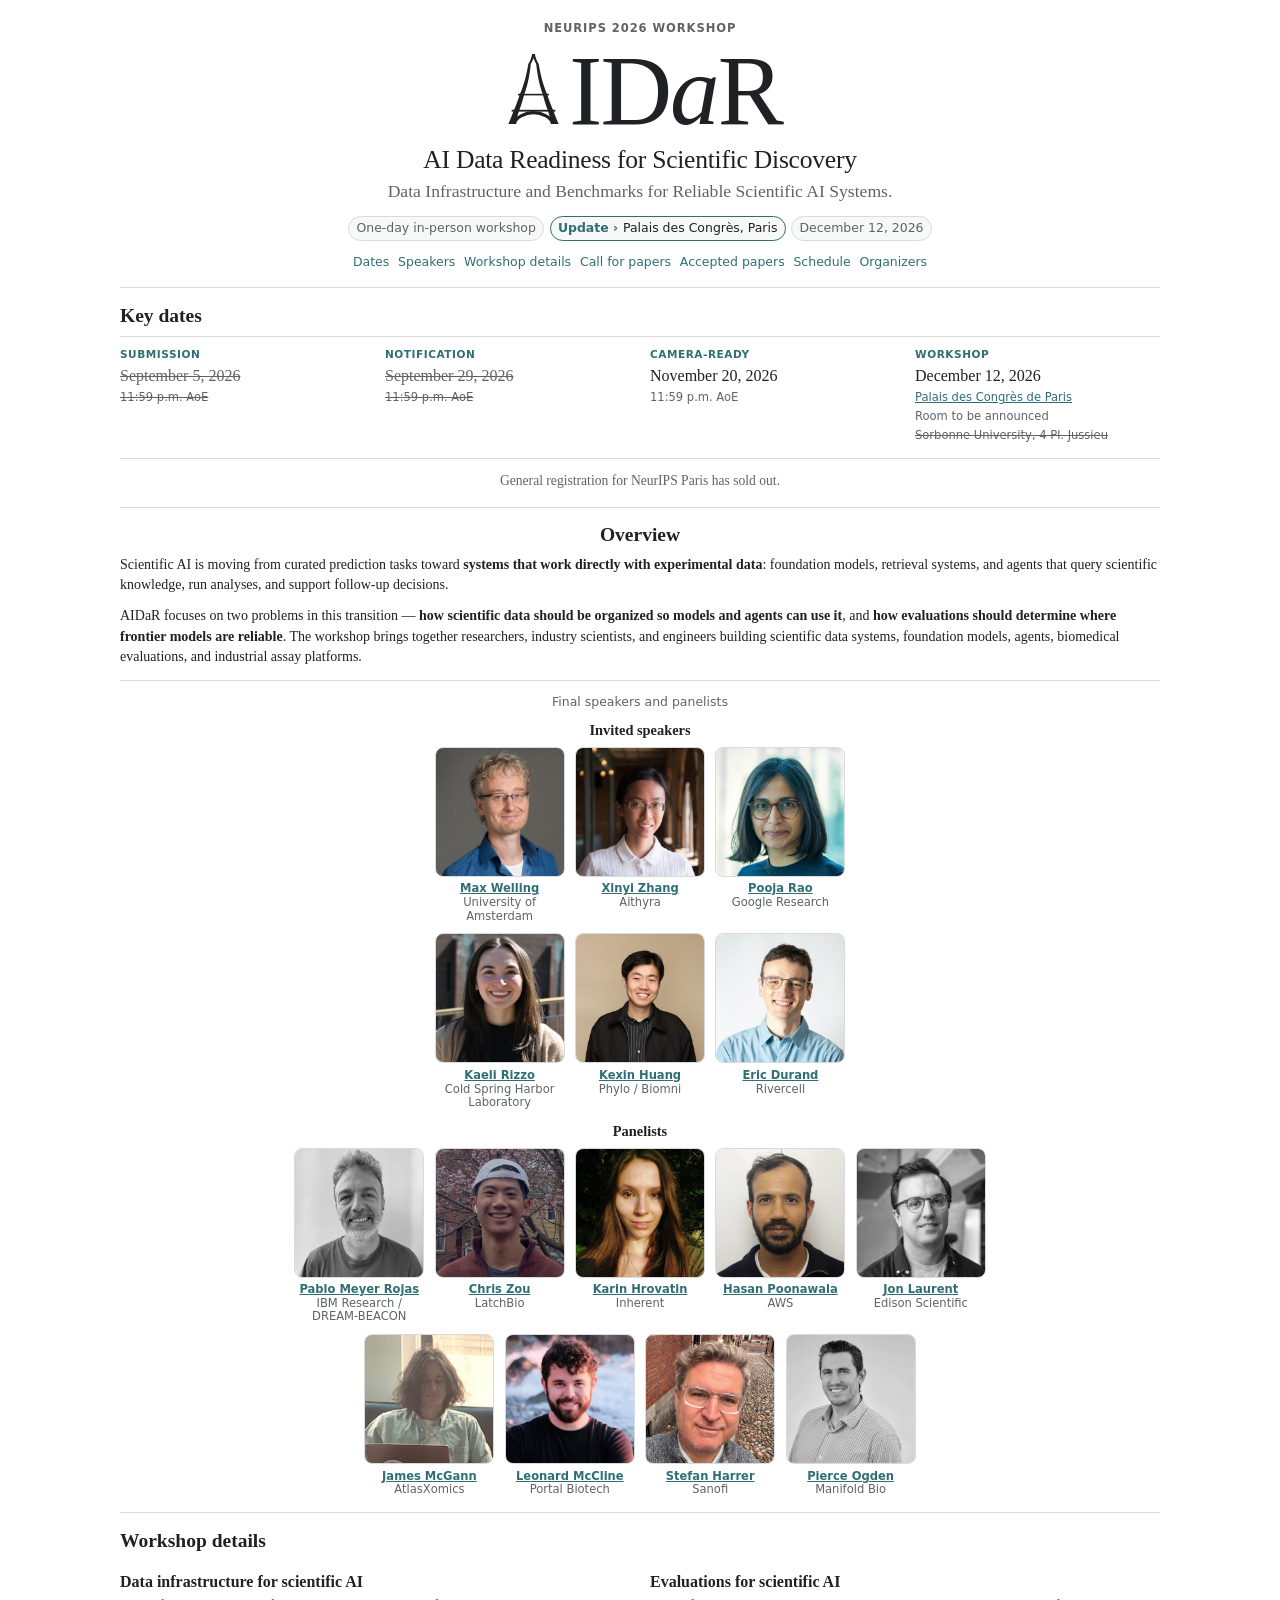
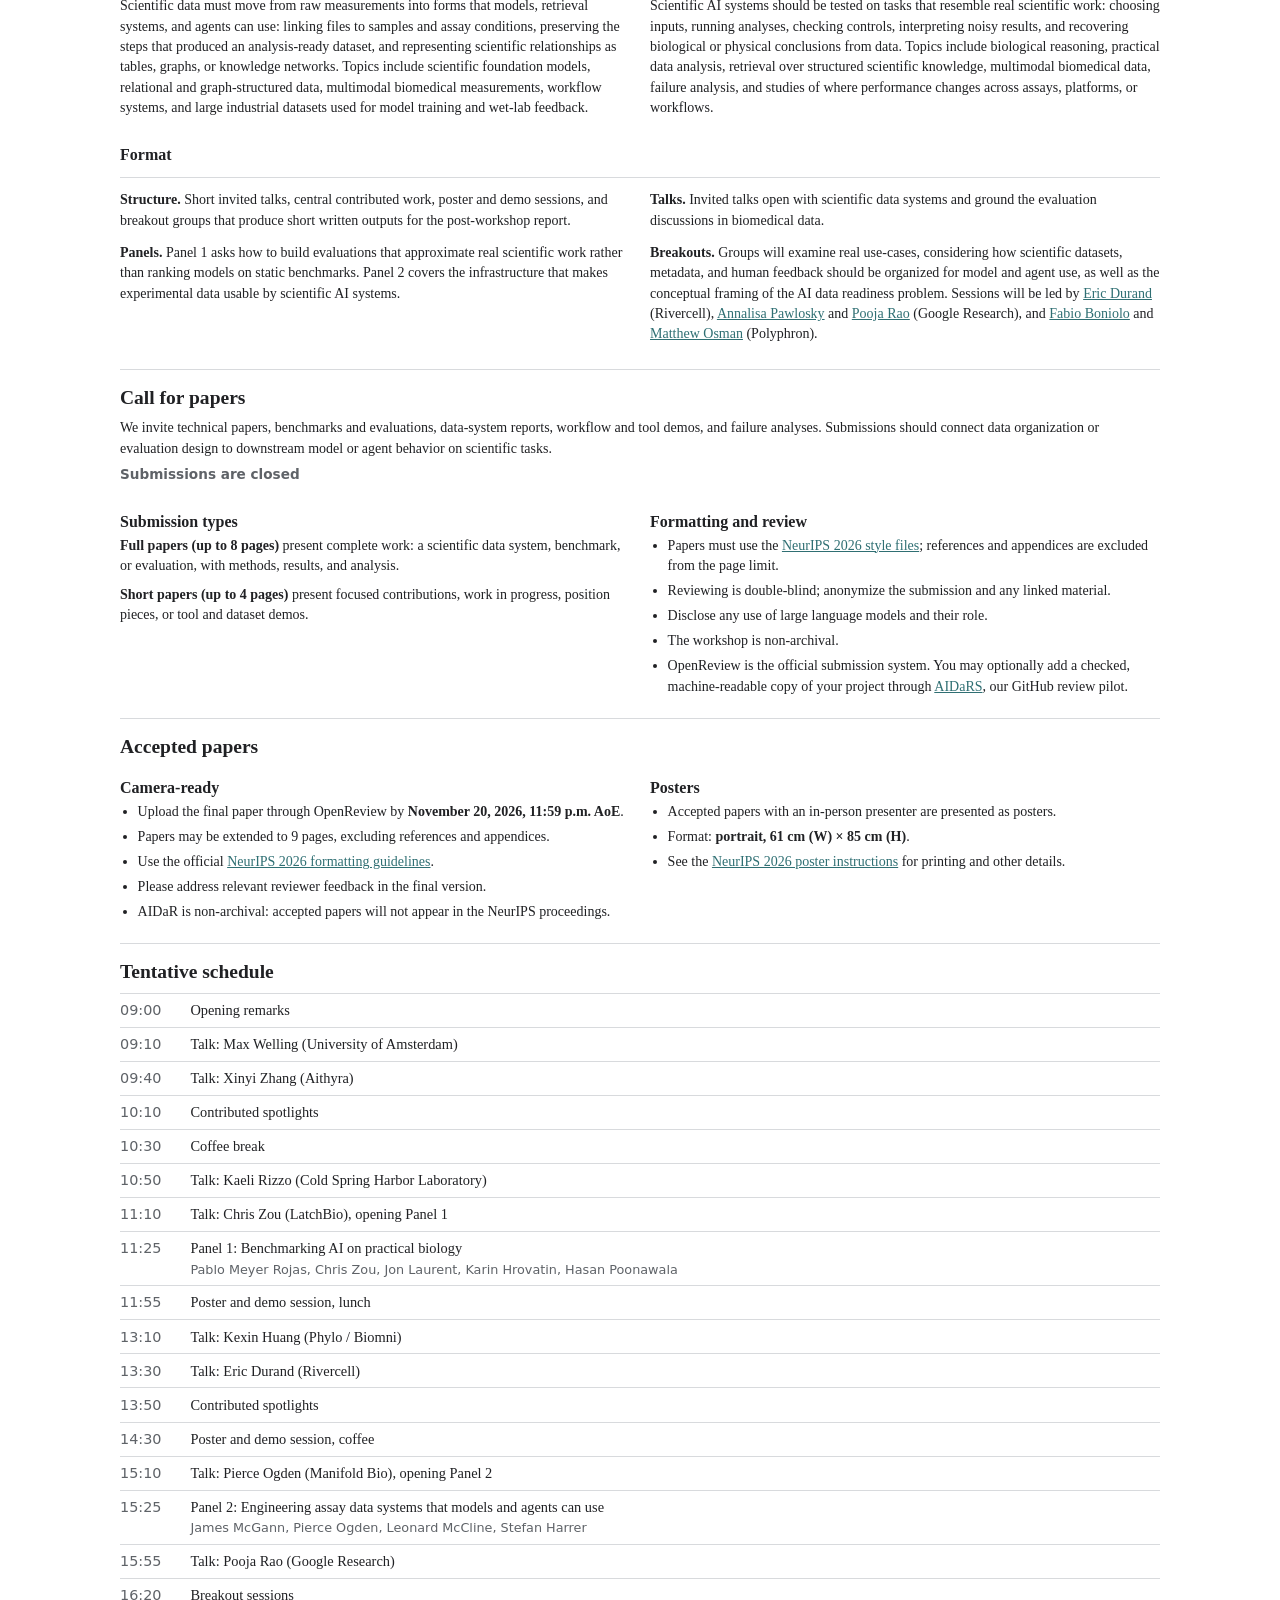
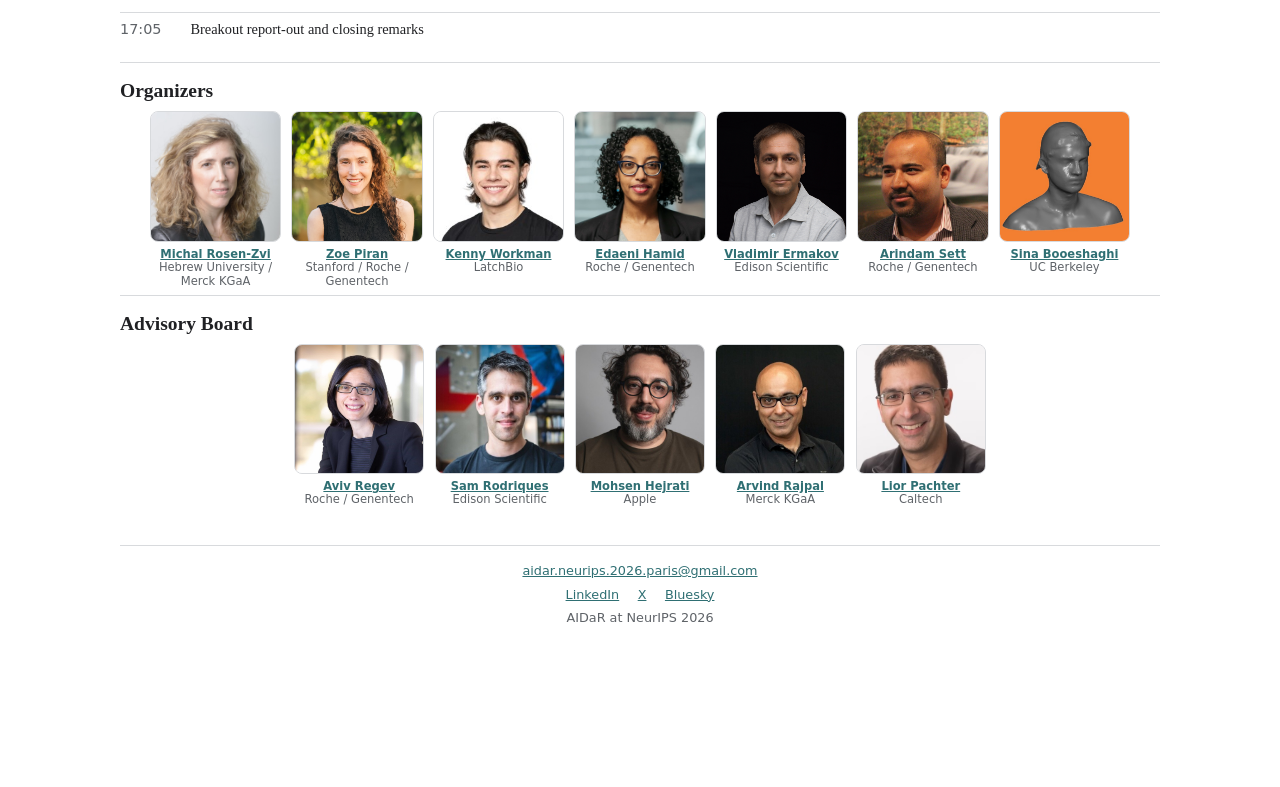
<file: index.html>
<!doctype html>
<html lang="en">
  <head>
    <meta charset="utf-8">
    <meta name="viewport" content="width=device-width, initial-scale=1">
    <meta http-equiv="refresh" content="0; url=2026/">
    <title>AIDaR: AI Data Readiness for Scientific Discovery</title>
    <link rel="canonical" href="https://aidar-workshop.github.io/2026/">

    <!-- Shares of the bare domain get the same card as the 2026 page. -->
    <meta property="og:type" content="website">
    <meta property="og:site_name" content="AIDaR">
    <meta property="og:url" content="https://aidar-workshop.github.io/2026/">
    <meta property="og:title" content="AIDaR: AI Data Readiness for Scientific Discovery">
    <meta
      property="og:description"
      content="A NeurIPS 2026 workshop in Paris on how scientific data should be organized for models and agents, and how evaluations should determine where frontier models are reliable."
    >
    <meta property="og:image" content="https://aidar-workshop.github.io/2026/assets/brand/aidar-og-lineup.png?v=79d1170c">
    <meta property="og:image:width" content="2400">
    <meta property="og:image:height" content="1260">
    <meta name="twitter:card" content="summary_large_image">
    <meta name="twitter:image" content="https://aidar-workshop.github.io/2026/assets/brand/aidar-og-lineup.png?v=79d1170c">

    <link rel="icon" href="/favicon.svg" type="image/svg+xml">
    <link rel="apple-touch-icon" href="/apple-touch-icon.png">
  </head>
  <body>
    <p><a href="2026/">AIDaR 2026</a></p>
  </body>
</html>
</file>
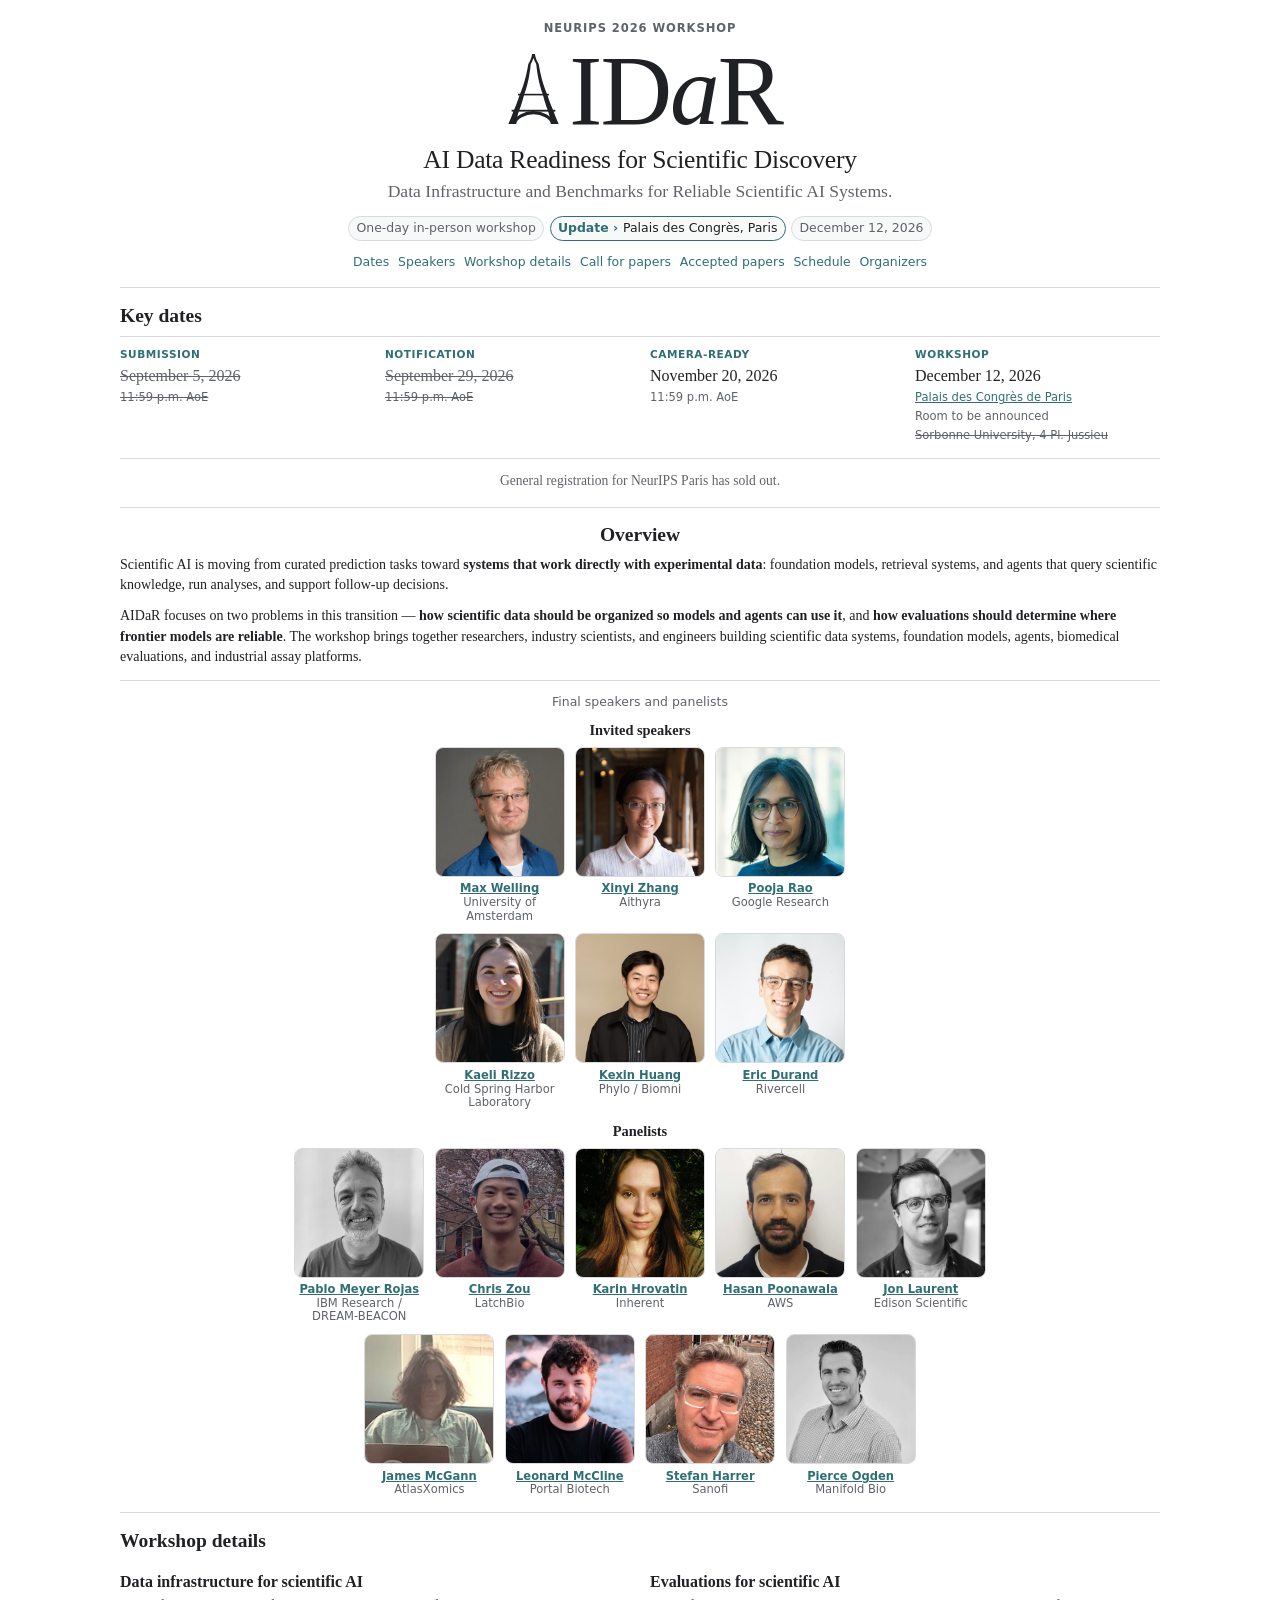
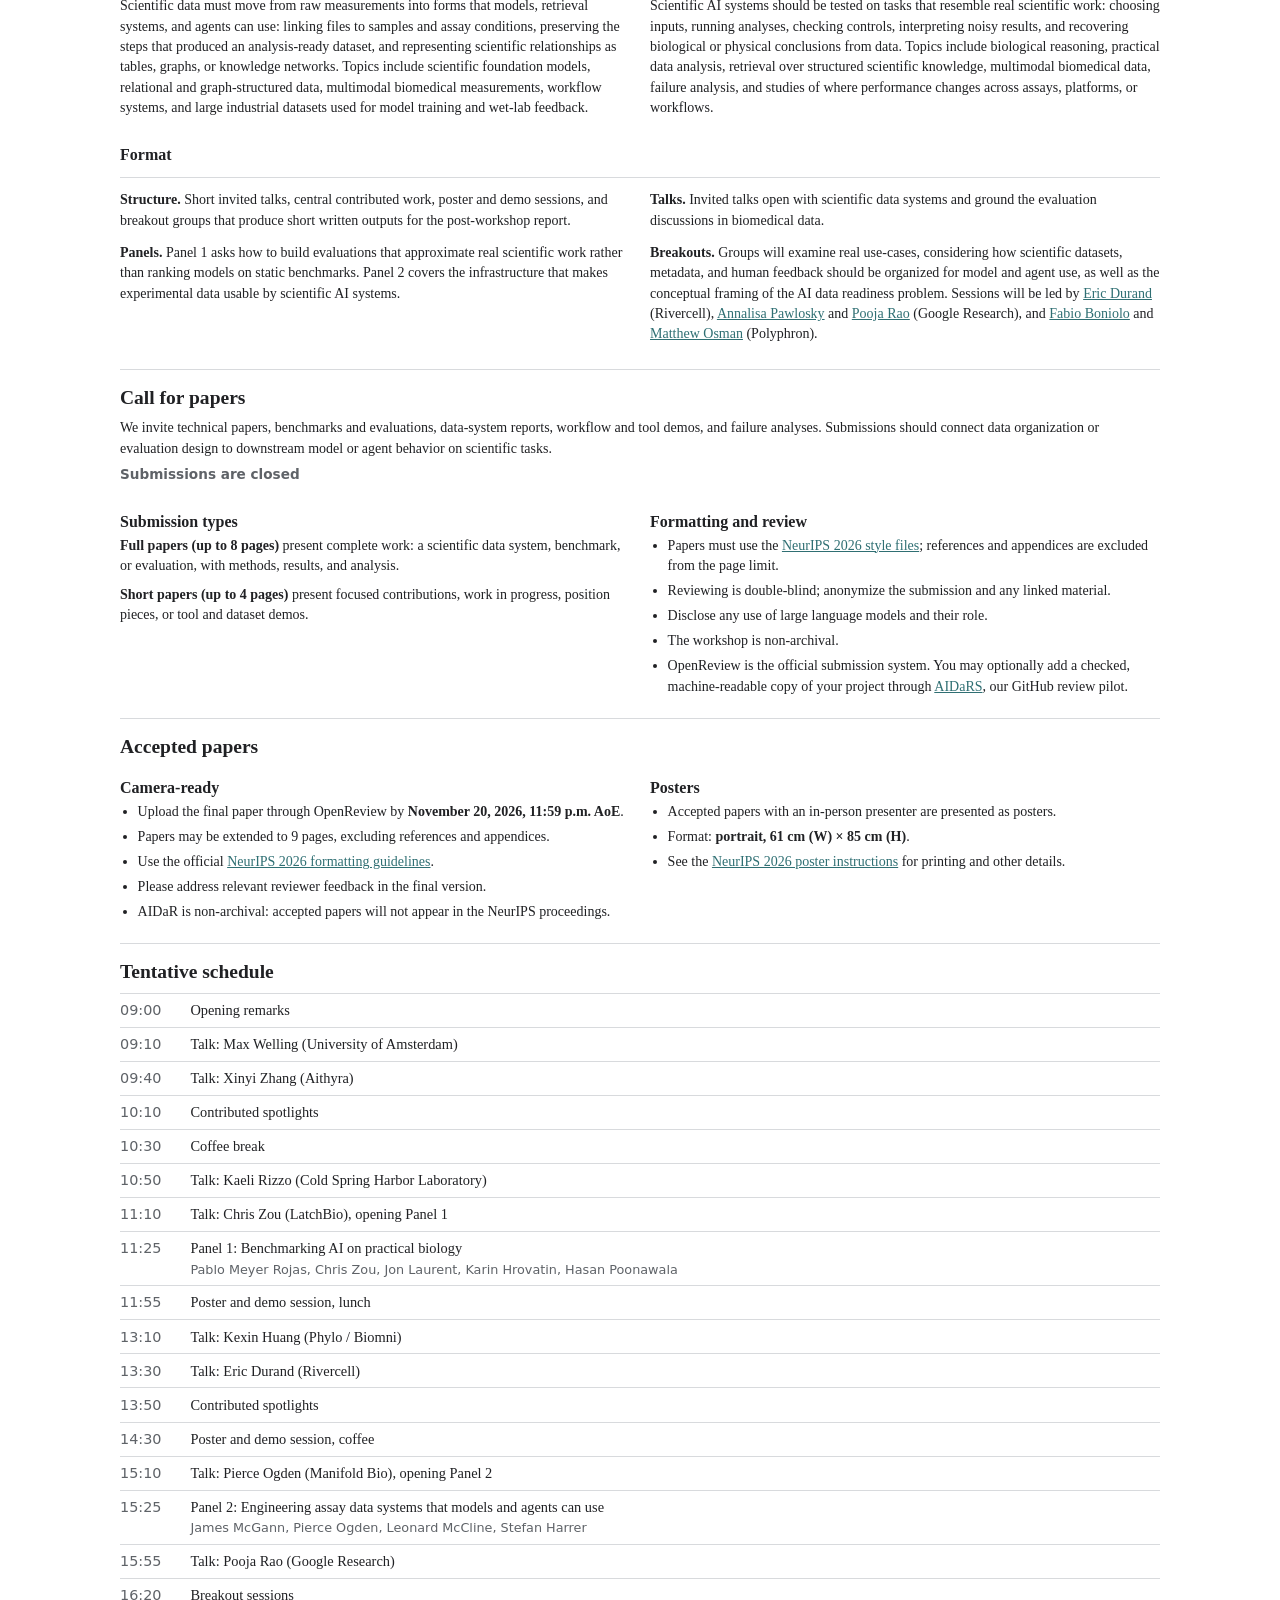
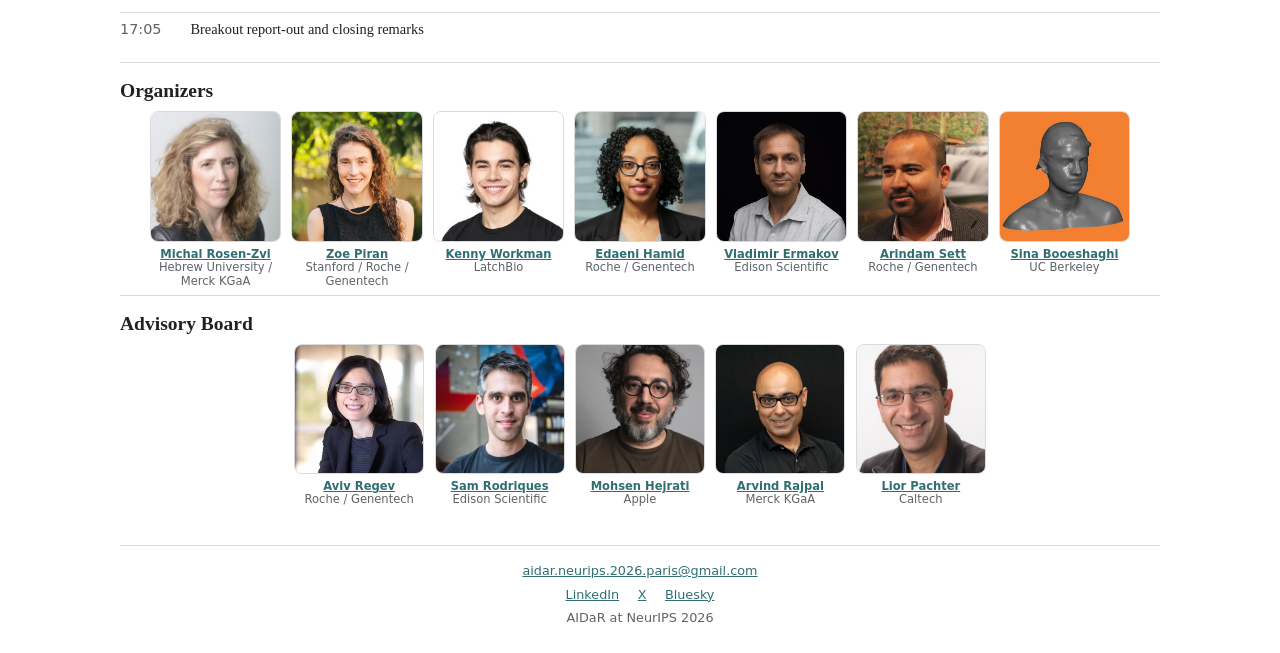
<file: 2026/index.html>
<!doctype html>
<html lang="en">
  <head>
    <meta charset="utf-8">
    <meta name="viewport" content="width=device-width, initial-scale=1">
    <title>AIDaR: AI Data Readiness for Scientific Discovery</title>
    <meta
      name="description"
      content="AIDaR is a NeurIPS 2026 workshop in Paris on AI data readiness, scientific data infrastructure, and evaluations for reliable scientific AI systems."
    >
    <link rel="canonical" href="https://aidar-workshop.github.io/2026/">

    <!-- Social preview. Without an explicit og:image, scrapers fall back to the
         first image in the document, which is whichever speaker leads the page.

         Two cards are built from assets/brand/og-card.html:
           aidar-og-lineup.png  the invited speakers, used here — the names go
                                illegible below about 400px, so a Slack or mobile
                                unfurl reads as the wordmark plus four faces
           aidar-og.png         the clean card, wordmark only, legible at every
                                size; use it if the programme card ever dates
         The ?v= is the card's own content hash, stamped by build_og.sh so a
         rebuilt card is never served from a scraper's cache. Switch the default
         in that script, not here — it rewrites these tags on every build. -->
    <meta property="og:type" content="website">
    <meta property="og:site_name" content="AIDaR">
    <meta property="og:url" content="https://aidar-workshop.github.io/2026/">
    <meta property="og:title" content="AIDaR: AI Data Readiness for Scientific Discovery">
    <meta
      property="og:description"
      content="A NeurIPS 2026 workshop in Paris on how scientific data should be organized for models and agents, and how evaluations should determine where frontier models are reliable."
    >
    <meta property="og:image" content="https://aidar-workshop.github.io/2026/assets/brand/aidar-og-lineup.png?v=79d1170c">
    <meta property="og:image:type" content="image/png">
    <meta property="og:image:width" content="2400">
    <meta property="og:image:height" content="1260">
    <meta
      property="og:image:alt"
      content="AIDaR, set with the Eiffel Tower as its A, above portraits of the six invited speakers: Max Welling, Xinyi Zhang, Kaeli Rizzo, Kexin Huang, Eric Durand and Pooja Rao."
    >
    <meta name="twitter:card" content="summary_large_image">
    <meta name="twitter:title" content="AIDaR: AI Data Readiness for Scientific Discovery">
    <meta
      name="twitter:description"
      content="A NeurIPS 2026 workshop in Paris on scientific data infrastructure and evaluations for reliable scientific AI systems."
    >
    <meta name="twitter:image" content="https://aidar-workshop.github.io/2026/assets/brand/aidar-og-lineup.png?v=79d1170c">

    <link rel="icon" href="/favicon.svg" type="image/svg+xml">
    <link rel="apple-touch-icon" href="/apple-touch-icon.png">
    <meta name="theme-color" content="#2f6f73">

    <link rel="stylesheet" href="styles.css">
  </head>
  <body>
    <main class="page">
      <header class="hero" id="top">
        <p class="kicker">NeurIPS 2026 Workshop</p>
        <h1 class="wordmark" aria-label="AIDaR">
          <span class="tower"><img src="assets/brand/aidar-a.svg" alt=""></span><span aria-hidden="true">ID<span class="lower">a</span>R</span>
        </h1>
        <p class="expansion">AI Data Readiness for Scientific Discovery</p>
        <p class="tagline">Data Infrastructure and Benchmarks for Reliable Scientific AI Systems.</p>
        <div class="meta">
          <span>One-day in-person workshop</span>
          <!-- The venue changed after it was announced (NeurIPS moved every
               Paris workshop off Jussieu), so its pill says so. -->
          <span class="meta-update"><b>Update &rsaquo;</b>Palais des Congrès, Paris</span>
          <span>December 12, 2026</span>
        </div>
        <nav class="quick-links" aria-label="Page sections">
          <a href="#dates">Dates</a>
          <a href="#speakers">Speakers</a>
          <a href="#details">Workshop details</a>
          <a href="#cfp">Call for papers</a>
          <a href="#accepted">Accepted papers</a>
          <a href="#schedule">Schedule</a>
          <a href="#organizers">Organizers</a>
        </nav>
      </header>

      <section class="section key-dates" id="dates">
        <h2>Key dates</h2>
        <!-- A date that has gone by is struck rather than deleted: a reader
             holding the old date needs to see that it is the one that lapsed.
             <s> is the element for content no longer accurate, and .date-passed
             drops the contrast so a lapsed cell sits behind the live ones. -->
        <div class="date-grid">
          <div>
            <span class="date-label">Submission</span>
            <span class="date-value date-passed"><s>September 5, 2026</s></span>
            <span class="date-sub date-passed"><s>11:59 p.m. AoE</s></span>
          </div>
          <div>
            <span class="date-label">Notification</span>
            <span class="date-value date-passed"><s>September 29, 2026</s></span>
            <span class="date-sub date-passed"><s>11:59 p.m. AoE</s></span>
          </div>
          <div>
            <span class="date-label">Camera-ready</span>
            <span class="date-value">November 20, 2026</span>
            <span class="date-sub">11:59 p.m. AoE</span>
          </div>
          <div>
            <span class="date-label">Workshop</span>
            <span class="date-value">December 12, 2026</span>
            <span class="date-sub"><a href="https://www.google.com/maps/search/?api=1&amp;query=Palais+des+Congr%C3%A8s+de+Paris">Palais des Congrès de Paris</a></span>
            <span class="date-sub">Room to be announced</span>
            <span class="date-sub date-passed"><s>Sorbonne University, 4 Pl. Jussieu</s></span>
          </div>
        </div>
        <!-- Registration is NeurIPS's, not ours. It sits under the dates because
             that is where someone works out whether they can actually come. The
             waiting-list button went when its page started redirecting to the
             NeurIPS Paris homepage. -->
        <div class="reg-note">
          <p>General registration for NeurIPS Paris has sold out.</p>
        </div>
      </section>

      <section class="abstract-block" id="abstract">
        <h2>Overview</h2>
        <p>
          Scientific AI is moving from curated prediction tasks toward
          <strong>systems that work directly with experimental data</strong>:
          foundation models, retrieval systems, and agents that query scientific
          knowledge, run analyses, and support follow-up decisions.
        </p>
        <p>
          AIDaR focuses on two problems in this transition &mdash; <strong>how
          scientific data should be organized so models and agents can use
          it</strong>, and <strong>how evaluations should determine where
          frontier models are reliable</strong>. The workshop brings together
          researchers, industry scientists, and engineers building scientific
          data systems, foundation models, agents, biomedical evaluations, and
          industrial assay platforms.
        </p>
      </section>

      <section class="people-block" id="speakers" aria-label="Speakers and panelists">
        <p class="people-note">Final speakers and panelists</p>
        <div class="people-group">
          <h2>Invited speakers</h2>
          <div class="people-strip invited">
            <figure>
              <img src="assets/speakers/max-welling.jpg" alt="Max Welling">
              <figcaption><strong><a href="https://amlab.science.uva.nl/people/MaxWelling/">Max Welling</a></strong><span>University of Amsterdam</span></figcaption>
            </figure>
            <figure>
              <img src="assets/speakers/xinyi-zhang.jpg" alt="Xinyi Zhang">
              <figcaption><strong><a href="https://aithyra.at/research/groups/xinyi-zhang">Xinyi Zhang</a></strong><span>Aithyra</span></figcaption>
            </figure>
            <figure>
              <img src="assets/speakers/pooja-rao.jpg" alt="Pooja Rao">
              <figcaption><strong><a href="https://www.linkedin.com/in/raopooja">Pooja Rao</a></strong><span>Google Research</span></figcaption>
            </figure>
            <figure>
              <img src="assets/speakers/kaeli-rizzo.jpg" alt="Kaeli Rizzo">
              <figcaption><strong><a href="https://www.linkedin.com/in/kaeli-rizzo/">Kaeli Rizzo</a></strong><span>Cold Spring Harbor Laboratory</span></figcaption>
            </figure>
            <figure>
              <img src="assets/speakers/kexin-huang.jpg" alt="Kexin Huang">
              <figcaption><strong><a href="https://www.linkedin.com/in/kexinhuang/">Kexin Huang</a></strong><span>Phylo / Biomni</span></figcaption>
            </figure>
            <figure>
              <img src="assets/speakers/eric-durand.jpg" alt="Eric Durand">
              <figcaption><strong><a href="https://www.linkedin.com/in/eydurand">Eric Durand</a></strong><span>Rivercell</span></figcaption>
            </figure>
          </div>
        </div>

        <div class="people-group">
          <h2>Panelists</h2>
          <div class="people-strip panelists">
            <figure>
              <img src="assets/panelists/pablo-meyer-rojas.jpg" alt="Pablo Meyer Rojas">
              <figcaption><strong><a href="https://research.ibm.com/people/pablo-meyer-rojas">Pablo Meyer Rojas</a></strong><span>IBM Research / DREAM-BEACON</span></figcaption>
            </figure>
            <figure>
              <img src="assets/panelists/chris-zou.jpg" alt="Chris Zou">
              <figcaption><strong><a href="https://www.chriswzou.com/">Chris Zou</a></strong><span>LatchBio</span></figcaption>
            </figure>
            <figure>
              <img src="assets/panelists/karin-hrovatin.jpg" alt="Karin Hrovatin">
              <figcaption><strong><a href="https://www.linkedin.com/in/karin-hrovatin-3817a6150/">Karin Hrovatin</a></strong><span>Inherent</span></figcaption>
            </figure>
            <figure>
              <img src="assets/panelists/hasan-poonawala.jpg" alt="Hasan Poonawala">
              <figcaption><strong><a href="https://www.linkedin.com/in/hasanp/">Hasan Poonawala</a></strong><span>AWS</span></figcaption>
            </figure>
            <figure>
              <img src="assets/panelists/jon-laurent.webp" alt="Jon Laurent">
              <figcaption><strong><a href="https://www.linkedin.com/in/jon-laurent-37875566">Jon Laurent</a></strong><span>Edison Scientific</span></figcaption>
            </figure>
            <figure>
              <img src="assets/panelists/james-mcgann.jpg" alt="James McGann">
              <figcaption><strong><a href="https://www.linkedin.com/in/jpmcga/">James McGann</a></strong><span>AtlasXomics</span></figcaption>
            </figure>
            <figure>
              <img src="assets/panelists/leonard-mccline.jpg" alt="Leonard McCline">
              <figcaption><strong><a href="https://www.linkedin.com/in/leonard-mccline-700608156">Leonard McCline</a></strong><span>Portal Biotech</span></figcaption>
            </figure>
            <figure>
              <img src="assets/panelists/stefan-harrer.jpg" alt="Stefan Harrer">
              <figcaption><strong><a href="https://www.linkedin.com/in/stefanharrer/">Stefan Harrer</a></strong><span>Sanofi</span></figcaption>
            </figure>
            <figure>
              <img src="assets/panelists/pierce-ogden.png" alt="Pierce Ogden">
              <figcaption><strong><a href="https://www.linkedin.com/in/pierce-ogden-470b3836/">Pierce Ogden</a></strong><span>Manifold Bio</span></figcaption>
            </figure>
          </div>
        </div>
      </section>

      <section class="section" id="details">
        <h2>Workshop details</h2>
        <div class="two-col">
          <div>
            <h3>Data infrastructure for scientific AI</h3>
            <p>
              Scientific data must move from raw measurements into forms that
              models, retrieval systems, and agents can use: linking files to
              samples and assay conditions, preserving the steps that produced an
              analysis-ready dataset, and representing scientific relationships as
              tables, graphs, or knowledge networks. Topics include scientific
              foundation models, relational and graph-structured data, multimodal
              biomedical measurements, workflow systems, and large industrial
              datasets used for model training and wet-lab feedback.
            </p>
          </div>
          <div>
            <h3>Evaluations for scientific AI</h3>
            <p>
              Scientific AI systems should be tested on tasks that resemble real
              scientific work: choosing inputs, running analyses, checking
              controls, interpreting noisy results, and recovering biological or
              physical conclusions from data. Topics include biological reasoning,
              practical data analysis, retrieval over structured scientific
              knowledge, multimodal biomedical data, failure analysis, and studies
              of where performance changes across assays, platforms, or workflows.
            </p>
          </div>
        </div>

        <h3 class="details-format-heading">Format</h3>
        <div class="program-grid" id="program">
          <p><strong>Structure.</strong> Short invited talks, central contributed work, poster and demo sessions, and breakout groups that produce short written outputs for the post-workshop report.</p>
          <p><strong>Talks.</strong> Invited talks open with scientific data systems and ground the evaluation discussions in biomedical data.</p>
          <p><strong>Panels.</strong> Panel 1 asks how to build evaluations that approximate real scientific work rather than ranking models on static benchmarks. Panel 2 covers the infrastructure that makes experimental data usable by scientific AI systems.</p>
          <p><strong>Breakouts.</strong> Groups will examine real use-cases, considering how scientific datasets, metadata, and human feedback should be organized for model and agent use, as well as the conceptual framing of the AI data readiness problem. Sessions will be led by <a href="https://www.linkedin.com/in/eydurand">Eric Durand</a> (Rivercell), <a href="https://www.linkedin.com/in/annalisa-pawlosky-bb7579178">Annalisa Pawlosky</a> and <a href="https://www.linkedin.com/in/raopooja">Pooja Rao</a> (Google Research), and <a href="https://www.linkedin.com/in/fabio-boniolo">Fabio Boniolo</a> and <a href="https://www.linkedin.com/in/matthew-osman-36b658110">Matthew Osman</a> (Polyphron).</p>
        </div>
      </section>

      <section class="section" id="cfp">
        <h2>Call for papers</h2>
        <p class="cfp-lead">
          We invite technical papers, benchmarks and evaluations, data-system
          reports, workflow and tool demos, and failure analyses. Submissions
          should connect data organization or evaluation design to downstream
          model or agent behavior on scientific tasks.
        </p>
        <!-- The call stays up after the deadline as a record of what was asked
             for, so it has to say plainly that it is no longer open. Sits in the
             slot the submit links used to occupy. -->
        <p class="cfp-closed">Submissions are closed</p>
        <div class="two-col">
          <div>
            <h3>Submission types</h3>
            <p>
              <strong>Full papers (up to 8 pages)</strong> present complete work:
              a scientific data system, benchmark, or evaluation, with methods,
              results, and analysis.
            </p>
            <p>
              <strong>Short papers (up to 4 pages)</strong> present focused
              contributions, work in progress, position pieces, or tool and
              dataset demos.
            </p>
          </div>
          <div>
            <h3>Formatting and review</h3>
            <ul class="key-list">
              <li>Papers must use the <a href="https://neurips.cc/Conferences/2026/CallForPapers">NeurIPS 2026 style files</a>; references and appendices are excluded from the page limit.</li>
              <li>Reviewing is double-blind; anonymize the submission and any linked material.</li>
              <li>Disclose any use of large language models and their role.</li>
              <li>The workshop is non-archival.</li>
              <li>OpenReview is the official submission system. You may optionally add a checked, machine-readable copy of your project through <a href="https://submityour.work/">AIDaRS</a>, our GitHub review pilot.</li>
            </ul>
          </div>
        </div>
      </section>

      <!-- What accepted authors were sent by email, kept here so the deadline
           and the poster size can be checked without digging out the message. -->
      <section class="section" id="accepted">
        <h2>Accepted papers</h2>
        <div class="two-col">
          <div>
            <h3>Camera-ready</h3>
            <ul class="key-list">
              <li>Upload the final paper through OpenReview by <strong>November 20, 2026, 11:59 p.m. AoE</strong>.</li>
              <li>Papers may be extended to 9 pages, excluding references and appendices.</li>
              <li>Use the official <a href="https://neurips.cc/Conferences/2026/MainTrackHandbook">NeurIPS 2026 formatting guidelines</a>.</li>
              <li>Please address relevant reviewer feedback in the final version.</li>
              <li>AIDaR is non-archival: accepted papers will not appear in the NeurIPS proceedings.</li>
            </ul>
          </div>
          <div>
            <h3>Posters</h3>
            <ul class="key-list">
              <li>Accepted papers with an in-person presenter are presented as posters.</li>
              <li>Format: <strong>portrait, 61 cm (W) &times; 85 cm (H)</strong>.</li>
              <li>See the <a href="https://neurips.cc/Conferences/2026/PosterInstructions">NeurIPS 2026 poster instructions</a> for printing and other details.</li>
            </ul>
          </div>
        </div>
      </section>

      <section class="section" id="schedule">
        <h2>Tentative schedule</h2>
        <table>
          <tbody>
            <tr><td>09:00</td><td>Opening remarks</td></tr>
            <tr><td>09:10</td><td>Talk: Max Welling (University of Amsterdam)</td></tr>
            <tr><td>09:40</td><td>Talk: Xinyi Zhang (Aithyra)</td></tr>
            <tr><td>10:10</td><td>Contributed spotlights</td></tr>
            <tr><td>10:30</td><td>Coffee break</td></tr>
            <tr><td>10:50</td><td>Talk: Kaeli Rizzo (Cold Spring Harbor Laboratory)</td></tr>
            <tr><td>11:10</td><td>Talk: Chris Zou (LatchBio), opening Panel 1</td></tr>
            <tr><td>11:25</td><td>Panel 1: Benchmarking AI on practical biology<span class="sched-people">Pablo Meyer Rojas, Chris Zou, Jon Laurent, Karin Hrovatin, Hasan Poonawala</span></td></tr>
            <tr><td>11:55</td><td>Poster and demo session, lunch</td></tr>
            <tr><td>13:10</td><td>Talk: Kexin Huang (Phylo / Biomni)</td></tr>
            <tr><td>13:30</td><td>Talk: Eric Durand (Rivercell)</td></tr>
            <tr><td>13:50</td><td>Contributed spotlights</td></tr>
            <tr><td>14:30</td><td>Poster and demo session, coffee</td></tr>
            <tr><td>15:10</td><td>Talk: Pierce Ogden (Manifold Bio), opening Panel 2</td></tr>
            <tr><td>15:25</td><td>Panel 2: Engineering assay data systems that models and agents can use<span class="sched-people">James McGann, Pierce Ogden, Leonard McCline, Stefan Harrer</span></td></tr>
            <tr><td>15:55</td><td>Talk: Pooja Rao (Google Research)</td></tr>
            <tr><td>16:20</td><td>Breakout sessions</td></tr>
            <tr><td>17:05</td><td>Breakout report-out and closing remarks</td></tr>
          </tbody>
        </table>
      </section>

      <section class="section organizer-section" id="organizers">
        <h2>Organizers</h2>
        <div class="people-strip organizers">
          <figure>
            <img src="assets/organizers/michal-rosen-zvi.jpg" alt="Michal Rosen-Zvi">
            <figcaption><strong><a href="https://www.linkedin.com/in/michal-rosen-zvi-948bb15/">Michal Rosen-Zvi</a></strong><span>Hebrew University / Merck KGaA</span></figcaption>
          </figure>
          <figure>
            <img src="assets/organizers/zoe-piran.jpg" alt="Zoe Piran">
            <figcaption><strong><a href="https://www.zoepiran.com/">Zoe Piran</a></strong><span>Stanford / Roche / Genentech</span></figcaption>
          </figure>
          <figure>
            <img src="assets/organizers/kenny-workman.jpg" alt="Kenny Workman">
            <figcaption><strong><a href="https://kenbw.com/">Kenny Workman</a></strong><span>LatchBio</span></figcaption>
          </figure>
          <figure>
            <img src="assets/organizers/edaeni-hamid.jpg" alt="Edaeni Hamid">
            <figcaption><strong><a href="https://www.linkedin.com/in/edaeni-hamid-phd-98946a87">Edaeni Hamid</a></strong><span>Roche / Genentech</span></figcaption>
          </figure>
          <figure>
            <img src="assets/organizers/vladimir-ermakov.png" alt="Vladimir Ermakov">
            <figcaption><strong><a href="https://www.linkedin.com/in/vladimirermakov/">Vladimir Ermakov</a></strong><span>Edison Scientific</span></figcaption>
          </figure>
          <figure>
            <img src="assets/organizers/arindam-sett.jpg" alt="Arindam Sett">
            <figcaption><strong><a href="https://www.linkedin.com/in/arindam-sett-7325708/">Arindam Sett</a></strong><span>Roche / Genentech</span></figcaption>
          </figure>
          <figure>
            <img src="assets/organizers/sina-booeshaghi.jpg" alt="Sina Booeshaghi">
            <figcaption><strong><a href="https://www.sina.bio/">Sina Booeshaghi</a></strong><span>UC Berkeley</span></figcaption>
          </figure>
        </div>
      </section>

      <section class="section organizer-section" id="advisors">
        <h2>Advisory Board</h2>
        <div class="people-strip advisors">
          <figure>
            <img src="assets/advisory/aviv-regev.jpg" alt="Aviv Regev">
            <figcaption><strong><a href="https://www.gene.com/scientists/our-scientists/aviv-regev">Aviv Regev</a></strong><span>Roche / Genentech</span></figcaption>
          </figure>
          <figure>
            <img src="assets/advisory/sam-rodriques.jpg" alt="Sam Rodriques">
            <figcaption><strong><a href="https://www.sam-rodriques.com/">Sam Rodriques</a></strong><span>Edison Scientific</span></figcaption>
          </figure>
          <figure>
            <img src="assets/advisory/mohsen-hejrati.jpg" alt="Mohsen Hejrati">
            <figcaption><strong><a href="https://www.linkedin.com/in/mohsen-hejrati/">Mohsen Hejrati</a></strong><span>Apple</span></figcaption>
          </figure>
          <figure>
            <img src="assets/advisory/arvind-rajpal.jpg" alt="Arvind Rajpal">
            <figcaption><strong><a href="https://www.linkedin.com/in/arvind-rajpal/">Arvind Rajpal</a></strong><span>Merck KGaA</span></figcaption>
          </figure>
          <figure>
            <img src="assets/advisory/lior-pachter.jpg" alt="Lior Pachter">
            <figcaption><strong><a href="https://www.cms.caltech.edu/people/lpachter">Lior Pachter</a></strong><span>Caltech</span></figcaption>
          </figure>
        </div>
      </section>
    </main>

    <footer>
      <p class="footer-contact">
        <a href="mailto:aidar.neurips.2026.paris@gmail.com">aidar.neurips.2026.paris@gmail.com</a>
      </p>
      <p class="footer-links">
        <a href="https://www.linkedin.com/company/aidar-workshop-at-neurips-2026-paris/about/">LinkedIn</a>
        <a href="https://x.com/aidarneurips26p">X</a>
        <a href="https://bsky.app/profile/aidar-neurips2026.bsky.social">Bluesky</a>
      </p>
      <p>AIDaR at NeurIPS 2026</p>
    </footer>
  </body>
</html>
</file>
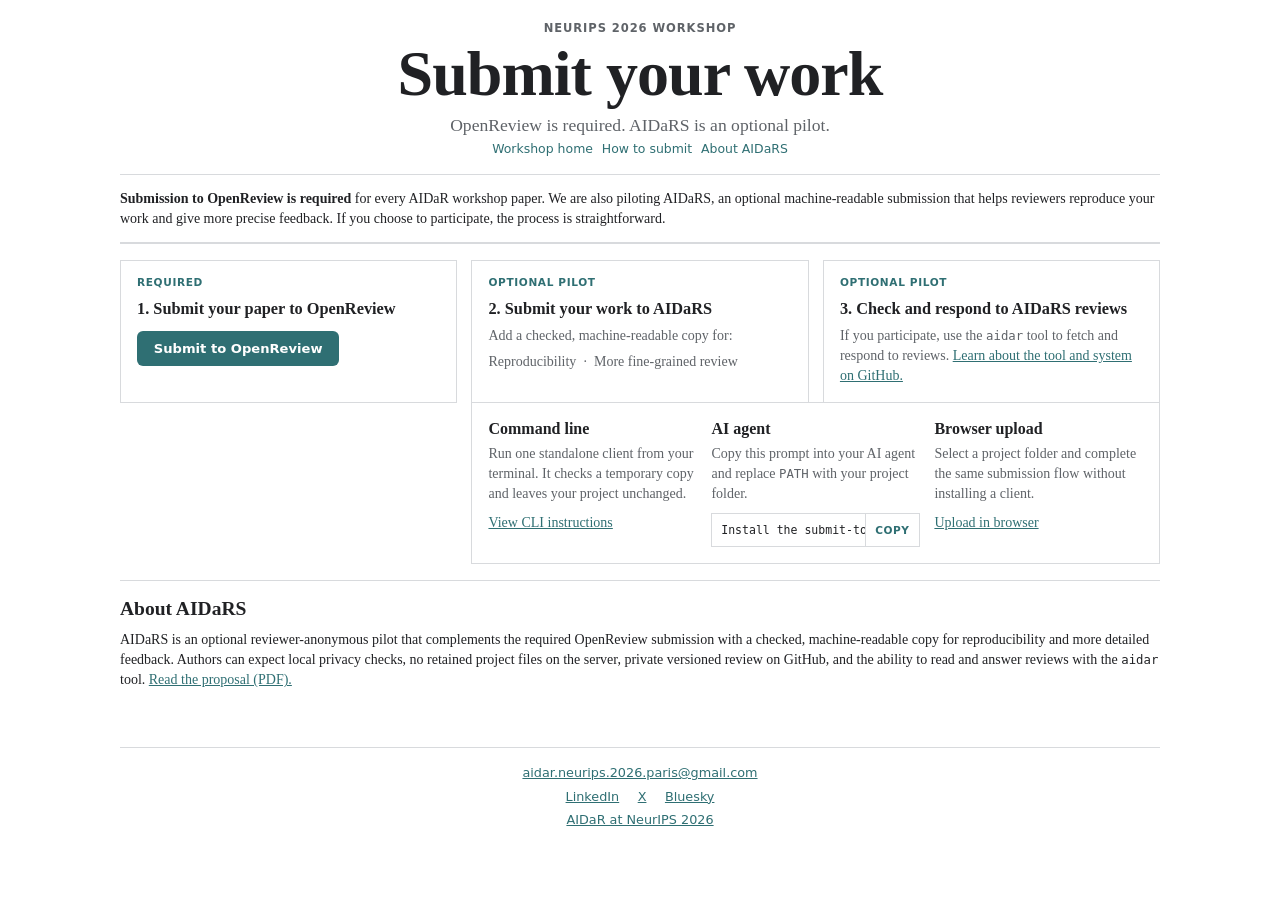
<file: 2026/submit/index.html>
<!doctype html>
<html lang="en">
  <head>
    <meta charset="utf-8">
    <meta name="viewport" content="width=device-width, initial-scale=1">
    <title>Submit your work: AIDaR at NeurIPS 2026</title>
    <meta
      name="description"
      content="How to submit to the AIDaR workshop at NeurIPS 2026: a required OpenReview submission, plus AIDaRS, an optional pilot that adds a checked, machine-readable copy for reproducibility and more detailed review."
    >
    <link rel="stylesheet" href="../styles.css">
  </head>
  <body>
    <main class="page">
      <header class="hero" id="top">
        <p class="kicker">NeurIPS 2026 Workshop</p>
        <h1>Submit your work</h1>
        <p class="tagline">OpenReview is required. AIDaRS is an optional pilot.</p>
        <nav class="quick-links" aria-label="Page sections">
          <a href="../">Workshop home</a>
          <a href="#flow">How to submit</a>
          <a href="#about">About AIDaRS</a>
        </nav>
      </header>

      <section class="abstract-block" id="intro">
        <p>
          <strong>Submission to OpenReview is required</strong> for every AIDaR
          workshop paper. We are also piloting AIDaRS, an optional
          machine-readable submission that helps reviewers reproduce your work
          and give more precise feedback. If you choose to participate, the
          process is straightforward.
        </p>
      </section>

      <section class="section flow" id="flow" aria-label="Required workshop submission and optional AIDaRS pilot">
        <div class="step step-one">
          <span class="step-label">Required</span>
          <strong>1. Submit your paper to OpenReview</strong>
          <p class="step-action">
            <a class="button" href="https://openreview.net/group?id=NeurIPS.cc/2026/Workshop/AIDaR">Submit to OpenReview</a>
          </p>
        </div>

        <div class="step step-two">
          <span class="step-label">Optional pilot</span>
          <strong>2. Submit your work to AIDaRS</strong>
          <p>Add a checked, machine-readable copy for:</p>
          <ul class="benefits" aria-label="Benefits of AIDaRS submission">
            <li>Reproducibility</li>
            <li>More fine-grained review</li>
          </ul>
        </div>

        <div class="step step-three">
          <span class="step-label">Optional pilot</span>
          <strong>3. Check and respond to AIDaRS reviews</strong>
          <p>
            If you participate, use the <code>aidar</code> tool to fetch and
            respond to reviews.
            <a href="https://github.com/NeurIPS2026-AIDaR/submission-kit">Learn about the tool and system on GitHub.</a>
          </p>
        </div>

        <div class="paths" aria-label="Submission options">
          <article class="path">
            <h3>Command line</h3>
            <p>Run one standalone client from your terminal. It checks a temporary copy and leaves your project unchanged.</p>
            <a href="https://github.com/NeurIPS2026-AIDaR/submission-kit#submit">View CLI instructions</a>
          </article>
          <article class="path">
            <h3>AI agent</h3>
            <p>Copy this prompt into your AI agent and replace <code>PATH</code> with your project folder.</p>
            <div class="agent-prompt">
              <pre id="agent-prompt-text">Install the submit-to-aidar skill from https://github.com/NeurIPS2026-AIDaR/submission-kit/tree/main/skills/submit-to-aidar and use it to submit my project at PATH.</pre>
              <button class="copy-agent" type="button" data-copy="agent-prompt-text">Copy</button>
            </div>
          </article>
          <article class="path">
            <h3>Browser upload</h3>
            <p>Select a project folder and complete the same submission flow without installing a client.</p>
            <a href="https://submityour.work/">Upload in browser</a>
          </article>
        </div>
      </section>

      <section class="section" id="about">
        <h2>About AIDaRS</h2>
        <p>
          AIDaRS is an optional reviewer-anonymous pilot that complements the
          required OpenReview submission with a checked, machine-readable copy
          for reproducibility and more detailed feedback. Authors can expect
          local privacy checks, no retained project files on the server, private
          versioned review on GitHub, and the ability to read and answer reviews
          with the <code>aidar</code> tool.
          <a href="https://github.com/NeurIPS2026-AIDaR/submission-kit/raw/main/docs/AIDAR_TECHNICAL_REPORT.pdf">Read the proposal (PDF).</a>
        </p>
      </section>
    </main>

    <footer>
      <p class="footer-contact">
        <a href="mailto:aidar.neurips.2026.paris@gmail.com">aidar.neurips.2026.paris@gmail.com</a>
      </p>
      <p class="footer-links">
        <a href="https://www.linkedin.com/company/aidar-workshop-at-neurips-2026-paris/about/">LinkedIn</a>
        <a href="https://x.com/aidarneurips26p">X</a>
        <a href="https://bsky.app/profile/aidar-neurips2026.bsky.social">Bluesky</a>
      </p>
      <p><a href="../">AIDaR at NeurIPS 2026</a></p>
    </footer>

    <script>
      document.querySelectorAll(".copy-agent").forEach(function (button) {
        button.addEventListener("click", function () {
          var source = document.getElementById(button.dataset.copy);
          navigator.clipboard.writeText(source.textContent.trim()).then(function () {
            var label = button.textContent;
            button.textContent = "Copied";
            setTimeout(function () {
              button.textContent = label;
            }, 1500);
          });
        });
      });
    </script>
  </body>
</html>
</file>
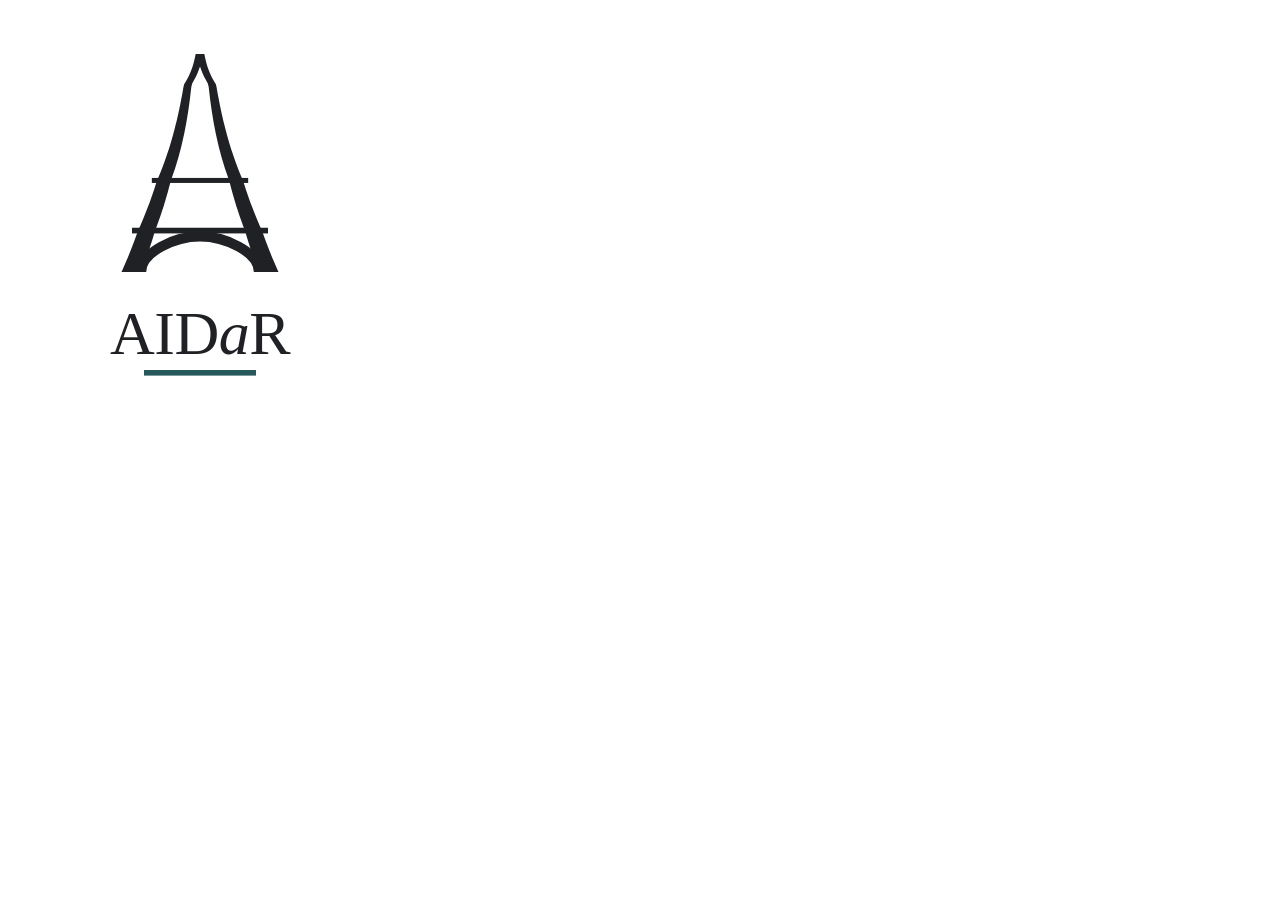
<file: 2026/assets/brand/avatar.html>
<!doctype html>
<!-- Export wrapper for aidar-avatar.png.
     Rendering the .svg URL directly lets Chrome scale it to the viewport and
     offset it by the default body margin, which silently clipped the plate off
     the right edge. Pinning the box here makes the export deterministic. -->
<html lang="en">
  <head>
    <meta charset="utf-8">
    <style>
      html, body { margin: 0; padding: 0; background: #fff; }
      body { width: 400px; height: 400px; overflow: hidden; }
      img { display: block; width: 400px; height: 400px; }
    </style>
  </head>
  <body>
    <img src="aidar-avatar.svg" alt="">
  </body>
</html>
</file>
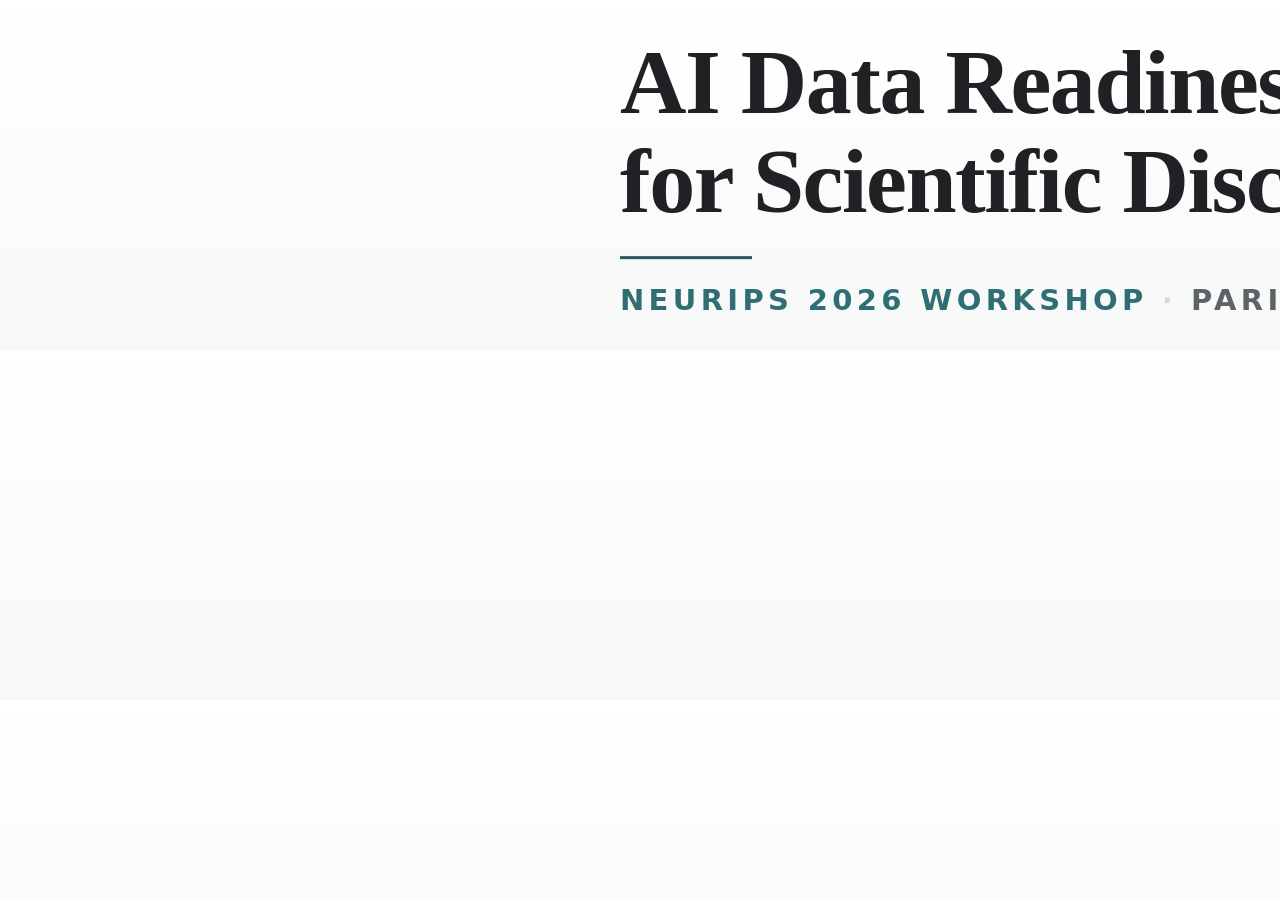
<file: 2026/assets/brand/banner.html>
<!doctype html>
<!-- Source for aidar-linkedin-banner.jpg, rendered by build_og.sh at 2100x350
     and a 2x device scale, giving LinkedIn's recommended 4200x700.

     Type only. The wordmark moved into the Page logo, which is drawn over the
     cover at ~150px and is where a stranger looks to find out whose page this
     is — so the cover no longer needs to carry it, and nothing is said twice.
     What is left is the one thing the page title does not say (what AIDaR
     stands for) and the one thing worth repeating (where and when).

     LinkedIn's spec drives the rest: the cover "might be adjusted to fit the
     screen, which might trim the image horizontally or vertically", they ask
     for limited text, and key details belong away from the edges. The block
     sits clear of the left fifth, which the logo covers entirely.

     Edit here, re-run build_og.sh, never hand-edit the JPEG. -->
<html lang="en">
  <head>
    <meta charset="utf-8">
    <style>
      :root {
        --ink: #202124;
        --muted: #5f6368;
        --line: #d8dadd;
        --wash: #f7f8f8;
        --accent: #2f6f73;
        --accent-deep: #26595c;
      }

      * { box-sizing: border-box; }

      html, body { margin: 0; padding: 0; }

      body {
        position: relative;
        display: flex;
        align-items: center;
        justify-content: center;
        width: 2100px;
        height: 350px;
        overflow: hidden;
        background: linear-gradient(180deg, #fff 0%, var(--wash) 100%);
        color: var(--ink);
        font-family: ui-serif, Georgia, Cambria, "Times New Roman", Times, serif;
      }

      /* Stacked rather than side by side, and nudged up off the lower edge.
         A side-by-side lockup is about 65% of the width, so a narrow-screen
         centre crop takes the tower-A off the front of the word and truncates
         the tagline. Stacked, the widest line is under half the width and the
         whole thing survives the crop. */

      .copy {
        position: absolute;
        left: 620px;
        top: 50%;
        transform: translateY(-50%);
        max-width: 1180px;
      }

      .title {
        margin: 0 0 24px;
        font-size: 92px;
        line-height: 1.08;
        letter-spacing: -0.016em;
      }

      .rule {
        width: 132px;
        height: 3px;
        margin: 0 0 24px;
        background: var(--accent-deep);
      }

      .det {
        margin: 0;
        font-family: ui-sans-serif, system-ui, -apple-system, BlinkMacSystemFont, "Segoe UI", sans-serif;
        font-size: 29px;
        font-weight: 700;
        letter-spacing: 0.15em;
        text-transform: uppercase;
        color: var(--accent);
      }

      .det .sep { color: var(--line); margin: 0 14px; }
      .det .p { color: var(--muted); }
    </style>
  </head>
  <body>
    <div class="copy">
      <h1 class="title">AI Data Readiness<br>for Scientific Discovery</h1>
      <div class="rule"></div>
      <p class="det">NeurIPS 2026 Workshop<span class="sep">&middot;</span><span class="p">Paris &middot; December 2026</span></p>
    </div>
  </body>
</html>
</file>
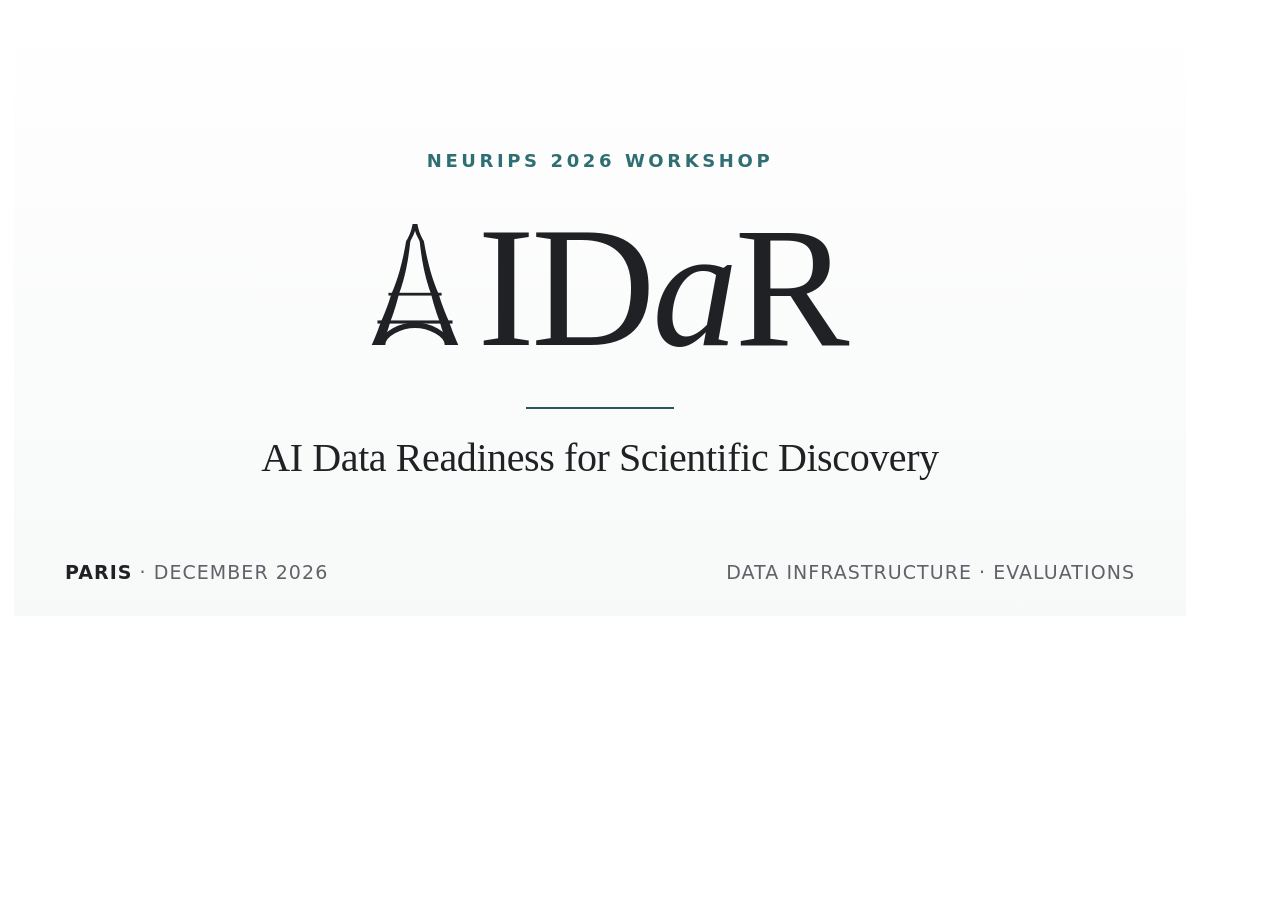
<file: 2026/assets/brand/og-card.html>
<!doctype html>
<!-- Source for both share cards, rendered at exactly 1200x630 by build_og.sh:
       (no query)      -> aidar-og.png         the clean card
       ?variant=lineup -> aidar-og-lineup.png  the same card carrying the programme

     One source, two variants, so the wordmark and typography can never drift
     apart between them. Edit here, re-run that script, never hand-edit a PNG. -->
<html lang="en">
  <head>
    <meta charset="utf-8">
    <style>
      :root {
        --ink: #202124;
        --muted: #5f6368;
        --line: #d8dadd;
        --wash: #f7f8f8;
        --accent: #2f6f73;
        --accent-deep: #26595c;
      }

      * { box-sizing: border-box; }

      html, body { margin: 0; padding: 0; }

      body {
        width: 1200px;
        height: 630px;
        overflow: hidden;
        background: #fff;
        color: var(--ink);
        font-family: ui-serif, Georgia, Cambria, "Times New Roman", Times, serif;
      }

      /* The plate: a hairline frame inset from the trim, as a figure in a journal. */
      .plate {
        position: relative;
        display: flex;
        flex-direction: column;
        align-items: center;
        justify-content: center;
        width: 100%;
        height: 100%;
        padding: 64px;
        border: 1px solid var(--line);
        background: linear-gradient(180deg, #fff 0%, var(--wash) 100%);
        outline: 14px solid #fff;
        outline-offset: -14px;
        text-align: center;
      }

      .kicker {
        margin: 0 0 30px;
        color: var(--accent);
        font-family: ui-sans-serif, system-ui, -apple-system, BlinkMacSystemFont, "Segoe UI", sans-serif;
        font-size: 18px;
        font-weight: 700;
        letter-spacing: 0.2em;
        text-transform: uppercase;
      }

      /* The lockup: the A is the Eiffel Tower, so the I beside it reads AI. */
      .wordmark {
        display: flex;
        align-items: baseline;
        justify-content: center;
        margin: 0;
        font-size: 172px;
        font-weight: 400;
        line-height: 1;
        letter-spacing: -0.02em;
      }

      .wordmark .tower {
        display: block;
        width: 0.71em;
        height: 0.7em;      /* cap height of the letters that follow */
        margin-right: 0.008em;
      }

      .wordmark .tower img { display: block; width: 100%; height: 100%; }

      .wordmark .lower { font-style: italic; }

      .rule {
        width: 148px;
        height: 2px;
        margin: 34px 0 26px;
        background: var(--accent-deep);
      }

      .tagline {
        margin: 0;
        font-size: 40px;
        line-height: 1.15;
        letter-spacing: -0.01em;
      }

      .footline {
        position: absolute;
        right: 64px;
        bottom: 46px;
        left: 64px;
        display: flex;
        justify-content: space-between;
        color: var(--muted);
        font-family: ui-sans-serif, system-ui, -apple-system, BlinkMacSystemFont, "Segoe UI", sans-serif;
        font-size: 19px;
        letter-spacing: 0.055em;
        text-transform: uppercase;
      }

      .footline b { color: var(--ink); font-weight: 700; }

      /* The programme only exists on the lineup variant. */
      .programme { display: none; }

      /* Six portraits across the 1072px inside the plate's padding: 156px each
         with 22px gaps is 1046px. That still leaves room under them for the
         affiliations, so the card carries who is speaking and where they are
         from. */
      body.lineup .plate { justify-content: flex-start; padding-top: 36px; }
      body.lineup .kicker { margin-bottom: 12px; font-size: 16px; }
      body.lineup .wordmark { font-size: 132px; }
      body.lineup .rule { margin: 12px 0 10px; width: 116px; }
      body.lineup .tagline { font-size: 24px; }
      body.lineup .programme { display: block; width: 100%; margin-top: 20px; }

      .group + .group { margin-top: 14px; }

      .group h2 {
        margin: 0 0 8px;
        color: var(--accent);
        font-family: ui-sans-serif, system-ui, -apple-system, BlinkMacSystemFont, "Segoe UI", sans-serif;
        font-size: 13px;
        font-weight: 700;
        letter-spacing: 0.16em;
        text-transform: uppercase;
      }

      .strip {
        display: flex;
        justify-content: center;
        gap: 22px;
      }

      .strip figure { width: 156px; margin: 0; }

      /* Matches the portraits on the site: hairline, 8px radius, square crop. */
      .strip img {
        display: block;
        width: 100%;
        aspect-ratio: 1 / 1;
        border: 1px solid var(--line);
        border-radius: 8px;
        object-fit: cover;
        background: var(--wash);
        filter: saturate(0.96);
      }

      .strip figcaption {
        margin-top: 10px;
        color: var(--ink);
        font-family: ui-sans-serif, system-ui, -apple-system, BlinkMacSystemFont, "Segoe UI", sans-serif;
        font-size: 15px;
        font-weight: 600;
        line-height: 1.3;
      }

      .strip .where {
        display: block;
        margin-top: 1px;
        color: var(--muted);
        font-weight: 400;
      }

    </style>
  </head>
  <body>
    <div class="plate">
      <p class="kicker">NeurIPS 2026 Workshop</p>
      <h1 class="wordmark">
        <span class="tower"><img src="aidar-a.svg" alt=""></span>ID<span class="lower">a</span>R
      </h1>
      <div class="rule"></div>
      <p class="tagline">AI Data Readiness for Scientific Discovery</p>

      <div class="programme">
        <div class="group">
          <h2>Invited speakers</h2>
          <div class="strip">
            <figure>
              <img src="../speakers/max-welling.jpg" alt="">
              <figcaption>Max Welling<span class="where">University of Amsterdam</span></figcaption>
            </figure>
            <figure>
              <img src="../speakers/xinyi-zhang.jpg" alt="">
              <figcaption>Xinyi Zhang<span class="where">Aithyra</span></figcaption>
            </figure>
            <figure>
              <img src="../speakers/kaeli-rizzo.jpg" alt="">
              <figcaption>Kaeli Rizzo<span class="where">Cold Spring Harbor Laboratory</span></figcaption>
            </figure>
            <figure>
              <img src="../speakers/kexin-huang.jpg" alt="">
              <figcaption>Kexin Huang<span class="where">Phylo / Biomni</span></figcaption>
            </figure>
            <figure>
              <img src="../speakers/eric-durand.jpg" alt="">
              <figcaption>Eric Durand<span class="where">Rivercell</span></figcaption>
            </figure>
            <figure>
              <img src="../speakers/pooja-rao.jpg" alt="">
              <figcaption>Pooja Rao<span class="where">Google Research</span></figcaption>
            </figure>
          </div>
        </div>

      </div>

      <div class="footline">
        <span><b>Paris</b> &middot; December 2026</span>
        <span>Data infrastructure &middot; Evaluations</span>
      </div>
    </div>
    <script>
      // build_og.sh renders this file twice, switching variant by query string.
      if (new URLSearchParams(location.search).get('variant') === 'lineup') {
        document.body.classList.add('lineup');
      }
    </script>
  </body>
</html>
</file>
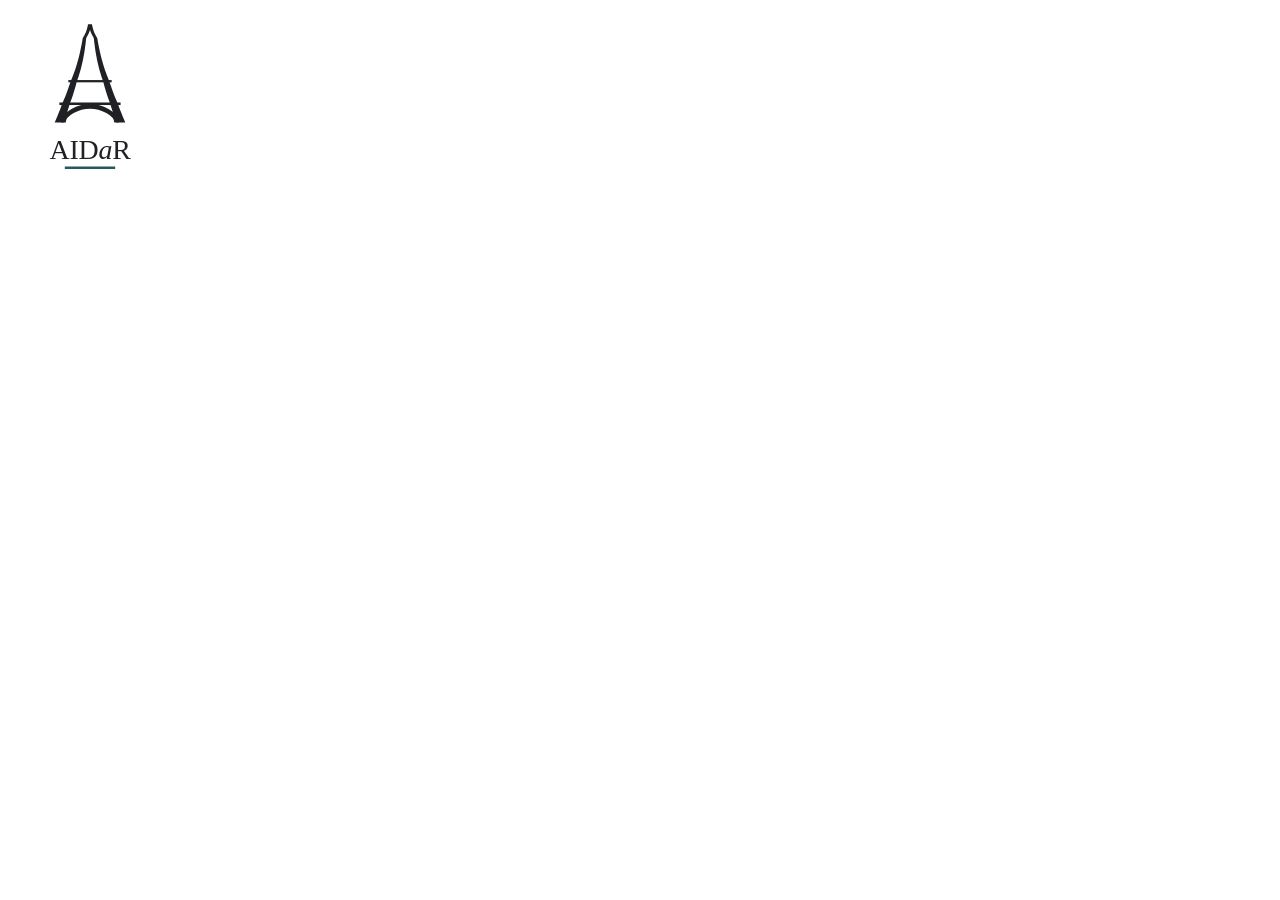
<file: 2026/assets/brand/touch-icon.html>
<!doctype html>
<!-- Export wrapper for apple-touch-icon.png.
     Rendering the .svg URL directly lets Chrome scale it to the viewport and
     offset it by the default body margin, which silently clipped the mark off
     the right edge. Pinning the box to the viewport here makes the export
     deterministic. Sized in fixed pixels, not vw/vh: viewport units measured
     against a canvas that also has to hold the image scaled the mark and pushed
     it off the right edge, which check-avatar.html caught. Each export size gets
     its own wrapper. -->
<html lang="en">
  <head>
    <meta charset="utf-8">
    <style>
      html, body { margin: 0; padding: 0; background: #fff; }
      body { width: 180px; height: 180px; overflow: hidden; }
      img { display: block; width: 180px; height: 180px; }
    </style>
  </head>
  <body>
    <img src="aidar-avatar.svg" alt="">
  </body>
</html>
</file>
<file: 2026/styles.css>
:root {
  --ink: #202124;
  --muted: #5f6368;
  --line: #d8dadd;
  --wash: #f7f8f8;
  --accent: #2f6f73;
}

* {
  box-sizing: border-box;
}

body {
  margin: 0;
  color: var(--ink);
  background: #fff;
  font-family: ui-serif, Georgia, Cambria, "Times New Roman", Times, serif;
  font-size: 14px;
  line-height: 1.45;
}

.page {
  width: min(1040px, calc(100% - 2rem));
  margin: 0 auto;
  padding: 1.25rem 0 2rem;
}

.hero {
  max-width: 900px;
  margin: 0 auto;
  text-align: center;
}

.kicker,
.meta,
.quick-links,
.subtitle,
td:first-child,
footer {
  color: var(--muted);
  font-family: ui-sans-serif, system-ui, -apple-system, BlinkMacSystemFont, "Segoe UI", sans-serif;
}

.kicker {
  margin: 0 0 0.25rem;
  font-size: 0.72rem;
  font-weight: 700;
  letter-spacing: 0.08em;
  text-transform: uppercase;
}

h1,
h2,
h3,
p {
  margin-top: 0;
}

h1 {
  max-width: 850px;
  margin: 0 auto 0.45rem;
  font-size: clamp(2rem, 5.5vw, 4rem);
  line-height: 1.02;
  letter-spacing: -0.015em;
}

h2 {
  margin: 0 0 0.55rem;
  font-size: 1.22rem;
  line-height: 1.2;
}

h3 {
  margin: 0.7rem 0 0.25rem;
  font-size: 1rem;
  line-height: 1.25;
}

p {
  margin-bottom: 0.55rem;
}

ul {
  margin-top: 0;
}

/* The wordmark: the A is the Eiffel Tower, so the I beside it reads AI. */
.wordmark {
  display: flex;
  align-items: baseline;
  justify-content: center;
  margin: 0 auto 0.3rem;
  font-size: clamp(2.85rem, 8.4vw, 6.2rem);
  font-weight: 400;
  line-height: 1;
  letter-spacing: -0.02em;
}

.wordmark .tower {
  display: block;
  width: 0.71em;
  height: 0.7em;          /* cap height of the letters that follow */
  margin-right: 0.008em;
}

.wordmark .tower img {
  display: block;
  width: 100%;
  height: 100%;
}

.wordmark .lower {
  font-style: italic;
}

.expansion {
  margin-bottom: 0.3rem;
  font-size: clamp(1.15rem, 2.4vw, 1.6rem);
  line-height: 1.15;
  letter-spacing: -0.01em;
}

.tagline {
  margin-bottom: 0.35rem;
  color: var(--muted);
  font-size: 1.1rem;
}

.subtitle {
  margin-bottom: 0.45rem;
  font-size: 0.84rem;
  font-weight: 700;
}

.meta {
  display: flex;
  flex-wrap: wrap;
  justify-content: center;
  gap: 0.35rem;
  margin: 0.7rem 0 1rem;
  font-size: 0.78rem;
}

.meta span {
  padding: 0.18rem 0.45rem;
  border: 1px solid var(--line);
  border-radius: 999px;
  background: var(--wash);
}

/* A pill whose content changed after it was announced: the accent edge and
   label mark it as news beside the pills that still stand as first given. */
.meta .meta-update {
  border-color: var(--accent);
  color: var(--ink);
}

.meta-update b {
  margin-right: 0.3rem;
  color: var(--accent);
  font-weight: 700;
}

.quick-links {
  display: flex;
  flex-wrap: wrap;
  justify-content: center;
  gap: 0.55rem;
  margin: -0.25rem 0 0.95rem;
  font-size: 0.78rem;
}

.quick-links a {
  color: var(--accent);
  text-decoration: none;
}

.quick-links a:hover {
  text-decoration: underline;
}

.abstract-block {
  padding: 0.9rem 0 0.8rem;
  border-top: 1px solid var(--line);
  border-bottom: 1px solid var(--line);
}

.abstract-block h2 {
  text-align: center;
}

.abstract-block p {
  margin-bottom: 0.7rem;
}

.abstract-block p:last-child {
  margin-bottom: 0;
}

.people-block {
  /* 980px is the width the organizers row runs at: seven 130px portraits
     across. */
  max-width: 980px;
  margin: 0.75rem auto 0.95rem;
}

.people-group + .people-group {
  margin-top: 0.85rem;
}

.people-group h2 {
  margin-bottom: 0.45rem;
  font-size: 0.9rem;
  text-align: center;
}

.people-strip {
  display: grid;
  gap: 0.65rem;
}

/* Six speakers in two rows of three, Max Welling, Xinyi Zhang and Pooja Rao
   first. 480px fits three 130px portraits (411px with the gaps) but not four
   (551px). */
.people-strip.invited {
  display: flex;
  flex-wrap: wrap;
  justify-content: center;
  max-width: 480px;
  margin: 0 auto;
}

.people-strip.invited figure {
  width: 130px;
}

.people-strip.advisors {
  display: flex;
  flex-wrap: wrap;
  justify-content: center;
  max-width: 900px;
  margin: 0 auto;
}

.people-strip.advisors figure {
  width: 130px;
}

/* The panelists are listed panel by panel — five on the first panel, four on
   the second — and the width is set so each panel takes a row of its own.
   720px fits five 130px portraits (692px with the gaps) but not six (832px).
   The width has to be revisited whenever a panel's line-up changes. */
.people-strip.panelists {
  display: flex;
  flex-wrap: wrap;
  justify-content: center;
  max-width: 720px;
  margin: 0 auto;
}

.people-strip.panelists figure {
  width: 130px;
}

.people-strip.organizers {
  grid-template-columns: repeat(7, minmax(0, 1fr));
  max-width: 980px;
  margin: 0 auto;
}

.people-strip figure {
  margin: 0;
}

.people-strip img {
  display: block;
  width: 100%;
  aspect-ratio: 1 / 1;
  border: 1px solid var(--line);
  border-radius: 8px;
  object-fit: cover;
  background: var(--wash);
  filter: saturate(0.96);
}

.avatar-fallback {
  display: flex;
  align-items: center;
  justify-content: center;
  width: 100%;
  aspect-ratio: 1 / 1;
  border: 1px solid var(--line);
  border-radius: 8px;
  background: var(--wash);
  color: var(--accent);
  font-family: ui-sans-serif, system-ui, -apple-system, BlinkMacSystemFont, "Segoe UI", sans-serif;
  font-size: 1.25rem;
  font-weight: 700;
}

.people-strip figcaption {
  margin-top: 0.34rem;
  color: var(--muted);
  font-family: ui-sans-serif, system-ui, -apple-system, BlinkMacSystemFont, "Segoe UI", sans-serif;
  font-size: 0.72rem;
  line-height: 1.18;
  text-align: center;
}

.people-strip strong,
.people-strip span,
.people-strip small {
  display: block;
}

.people-strip strong {
  color: var(--ink);
  font-weight: 650;
}

.people-strip small {
  margin-bottom: 0.12rem;
  color: var(--accent);
  font-size: 0.62rem;
  font-weight: 700;
  letter-spacing: 0.04em;
  text-transform: uppercase;
}

.tba {
  margin: 0.1rem 0 0;
  color: var(--muted);
  font-family: ui-sans-serif, system-ui, -apple-system, BlinkMacSystemFont, "Segoe UI", sans-serif;
  font-size: 0.85rem;
  text-align: center;
}

.people-note {
  margin: 0 0 0.7rem;
  color: var(--muted);
  font-family: ui-sans-serif, system-ui, -apple-system, BlinkMacSystemFont, "Segoe UI", sans-serif;
  font-size: 0.78rem;
  text-align: center;
}

.date-grid {
  display: grid;
  grid-template-columns: repeat(4, minmax(0, 1fr));
  gap: 1rem 1.25rem;
  margin: 0.4rem 0 0.55rem;
  padding-top: 0.6rem;
  border-top: 1px solid var(--line);
}

.date-grid > div {
  display: flex;
  flex-direction: column;
  gap: 0.14rem;
}

.date-label {
  font-family: ui-sans-serif, system-ui, -apple-system, BlinkMacSystemFont, "Segoe UI", sans-serif;
  font-size: 0.66rem;
  font-weight: 700;
  letter-spacing: 0.05em;
  text-transform: uppercase;
  color: var(--accent);
}

.date-value {
  font-size: 1rem;
  color: var(--ink);
}

.date-sub {
  font-family: ui-sans-serif, system-ui, -apple-system, BlinkMacSystemFont, "Segoe UI", sans-serif;
  font-size: 0.72rem;
  color: var(--muted);
}

/* A date that has passed. The line-through is on the <s> in the markup; this
   only drops the contrast, so a lapsed cell reads as background information
   beside the live ones rather than competing with them. */
.date-passed {
  color: var(--muted);
}

.cfp-lead {
  margin: 0 0 0.35rem;
}

/* Takes the slot the submit links used to hold, and their weight — a reader
   scanning the call needs to hit this before the submission types. */
.cfp-closed {
  margin: 0 0 1rem;
  font-family: ui-sans-serif, system-ui, -apple-system, BlinkMacSystemFont, "Segoe UI", sans-serif;
  font-size: 0.85rem;
  font-weight: 700;
  color: var(--muted);
}

.cfp-formatting {
  margin-top: 1.1rem;
}

.button {
  display: inline-block;
  padding: 0.5rem 1.05rem;
  border-radius: 6px;
  background: var(--accent);
  color: #fff;
  font-family: ui-sans-serif, system-ui, -apple-system, BlinkMacSystemFont, "Segoe UI", sans-serif;
  font-size: 0.82rem;
  font-weight: 700;
  text-decoration: none;
}

.button:hover {
  background: #26595c;
}

.button-secondary {
  border: 1px solid var(--accent);
  background: transparent;
  color: var(--accent);
}

.button-secondary:hover {
  background: var(--wash);
}

.details-format-heading {
  margin-top: 1.1rem;
}

code {
  font-family: ui-monospace, SFMono-Regular, Menlo, Consolas, monospace;
  font-size: 0.88em;
}

/* Submission flow: the required step stands alone; the optional pilot
   (steps two and three) sits above the routes and shares its top edge. */
.flow {
  display: grid;
  grid-template-columns: repeat(3, minmax(0, 1fr));
  grid-template-areas:
    "one two three"
    ".   paths paths";
  gap: 0 0.9rem;
}

.step {
  min-width: 0;
  padding: 0.85rem 1rem 0.95rem;
  border: 1px solid var(--line);
}

.step-one {
  grid-area: one;
}

.step-two {
  grid-area: two;
}

.step-three {
  grid-area: three;
}

.step-label {
  display: block;
  margin-bottom: 0.5rem;
  color: var(--accent);
  font-family: ui-sans-serif, system-ui, -apple-system, BlinkMacSystemFont, "Segoe UI", sans-serif;
  font-size: 0.66rem;
  font-weight: 700;
  letter-spacing: 0.06em;
  text-transform: uppercase;
}

.step strong {
  display: block;
  margin-bottom: 0.4rem;
  font-size: 1.02rem;
  line-height: 1.3;
}

.step p {
  margin-bottom: 0;
  color: var(--muted);
}

.step-action {
  margin: 0.75rem 0 0;
}

.benefits {
  display: flex;
  flex-wrap: wrap;
  gap: 0 1.1rem;
  margin: 0.4rem 0 0;
  padding: 0;
  color: var(--muted);
  list-style: none;
}

.benefits li + li {
  position: relative;
}

.benefits li + li::before {
  position: absolute;
  left: -0.65rem;
  content: "\00b7";
}

.paths {
  display: grid;
  grid-area: paths;
  grid-template-columns: repeat(3, minmax(0, 1fr));
  gap: 0.9rem;
  margin-top: -1px;
  padding: 1rem;
  border: 1px solid var(--line);
}

.path {
  min-width: 0;
}

.path h3 {
  margin: 0 0 0.3rem;
}

.path p {
  color: var(--muted);
}

.path > :last-child {
  margin-bottom: 0;
}

.agent-prompt {
  display: flex;
  align-items: stretch;
  width: 100%;
  min-width: 0;
  max-width: 100%;
  margin-top: 0.5rem;
  border: 1px solid var(--line);
}

.agent-prompt pre {
  flex: 1;
  min-width: 0;
  margin: 0;
  padding: 0.5rem 0.55rem;
  font: 0.72rem/1.4 ui-monospace, SFMono-Regular, Menlo, Consolas, monospace;
  white-space: pre;
  overflow-x: auto;
  scrollbar-width: thin;
}

.copy-agent {
  flex: none;
  padding: 0 0.6rem;
  border: 0;
  border-left: 1px solid var(--line);
  background: none;
  color: var(--accent);
  font-family: ui-sans-serif, system-ui, -apple-system, BlinkMacSystemFont, "Segoe UI", sans-serif;
  font-size: 0.66rem;
  font-weight: 700;
  letter-spacing: 0.05em;
  text-transform: uppercase;
  cursor: pointer;
}

.copy-agent:hover {
  text-decoration: underline;
}

/* Centred in the slot the submit buttons used to hold. Ruled off above because
   it concerns NeurIPS registration rather than any date of ours. */
.reg-note {
  margin-top: 0.85rem;
  padding-top: 0.8rem;
  border-top: 1px solid var(--line);
  text-align: center;
}

.reg-note p {
  margin: 0 auto;
  max-width: 34rem;
  color: var(--muted);
  font-size: 0.85rem;
}

a {
  color: var(--accent);
}

.section {
  padding: 1rem 0;
  border-top: 1px solid var(--line);
}

.organizer-section {
  padding-bottom: 0.4rem;
}

.two-col {
  display: grid;
  grid-template-columns: repeat(2, minmax(0, 1fr));
  gap: 1.25rem;
}

.spacer {
  visibility: hidden;
}

table {
  width: 100%;
  border-collapse: collapse;
  font-size: 0.9rem;
}

td {
  padding: 0.38rem 0;
  border-top: 1px solid var(--line);
  vertical-align: top;
}

td:first-child {
  width: 4.4rem;
  padding-right: 0.75rem;
  white-space: nowrap;
}

/* A panel's line-up, on its own line under the title, in the same muted sans
   as the times, so the title reads as the session and the names as who is
   on it. */
.sched-people {
  display: block;
  margin-top: 0.12rem;
  color: var(--muted);
  font-family: ui-sans-serif, system-ui, -apple-system, BlinkMacSystemFont, "Segoe UI", sans-serif;
  font-size: 0.8rem;
}

.dates-table {
  margin-bottom: 0.55rem;
}

.dates-table td:first-child {
  width: 12.5rem;
  color: var(--ink);
  font-family: inherit;
  white-space: normal;
}

.key-list {
  margin: 0.1rem 0 0;
  padding-left: 1.1rem;
}

.key-list li {
  margin-bottom: 0.3rem;
}

.program-grid {
  display: grid;
  grid-template-columns: repeat(2, minmax(0, 1fr));
  gap: 0.2rem 1.25rem;
  margin-top: 0.8rem;
  padding-top: 0.75rem;
  border-top: 1px solid var(--line);
}

footer {
  width: min(1040px, calc(100% - 2rem));
  margin: 0 auto;
  padding: 1rem 0 1.6rem;
  border-top: 1px solid var(--line);
  font-size: 0.8rem;
  text-align: center;
}

footer p {
  margin: 0 0 0.3rem;
}

footer p:last-child {
  margin-bottom: 0;
}

.footer-links a + a {
  margin-left: 0.9rem;
}

@media (max-width: 780px) {
  .two-col,
  .program-grid {
    grid-template-columns: 1fr;
  }

  .flow {
    grid-template-columns: 1fr;
    grid-template-areas:
      "one"
      "two"
      "paths"
      "three";
    row-gap: 0.9rem;
  }

  .step-one {
    margin-bottom: 0.9rem;
  }

  .paths {
    grid-template-columns: 1fr;
    margin-bottom: 0.9rem;
  }

  .date-grid {
    grid-template-columns: repeat(2, minmax(0, 1fr));
  }

  .people-strip.invited,
  .people-strip.panelists,
  .people-strip.organizers,
  .people-strip.advisors {
    grid-template-columns: repeat(2, minmax(0, 1fr));
  }

  .spacer {
    display: none;
  }

  body {
    font-size: 13.5px;
  }
}
</file>
